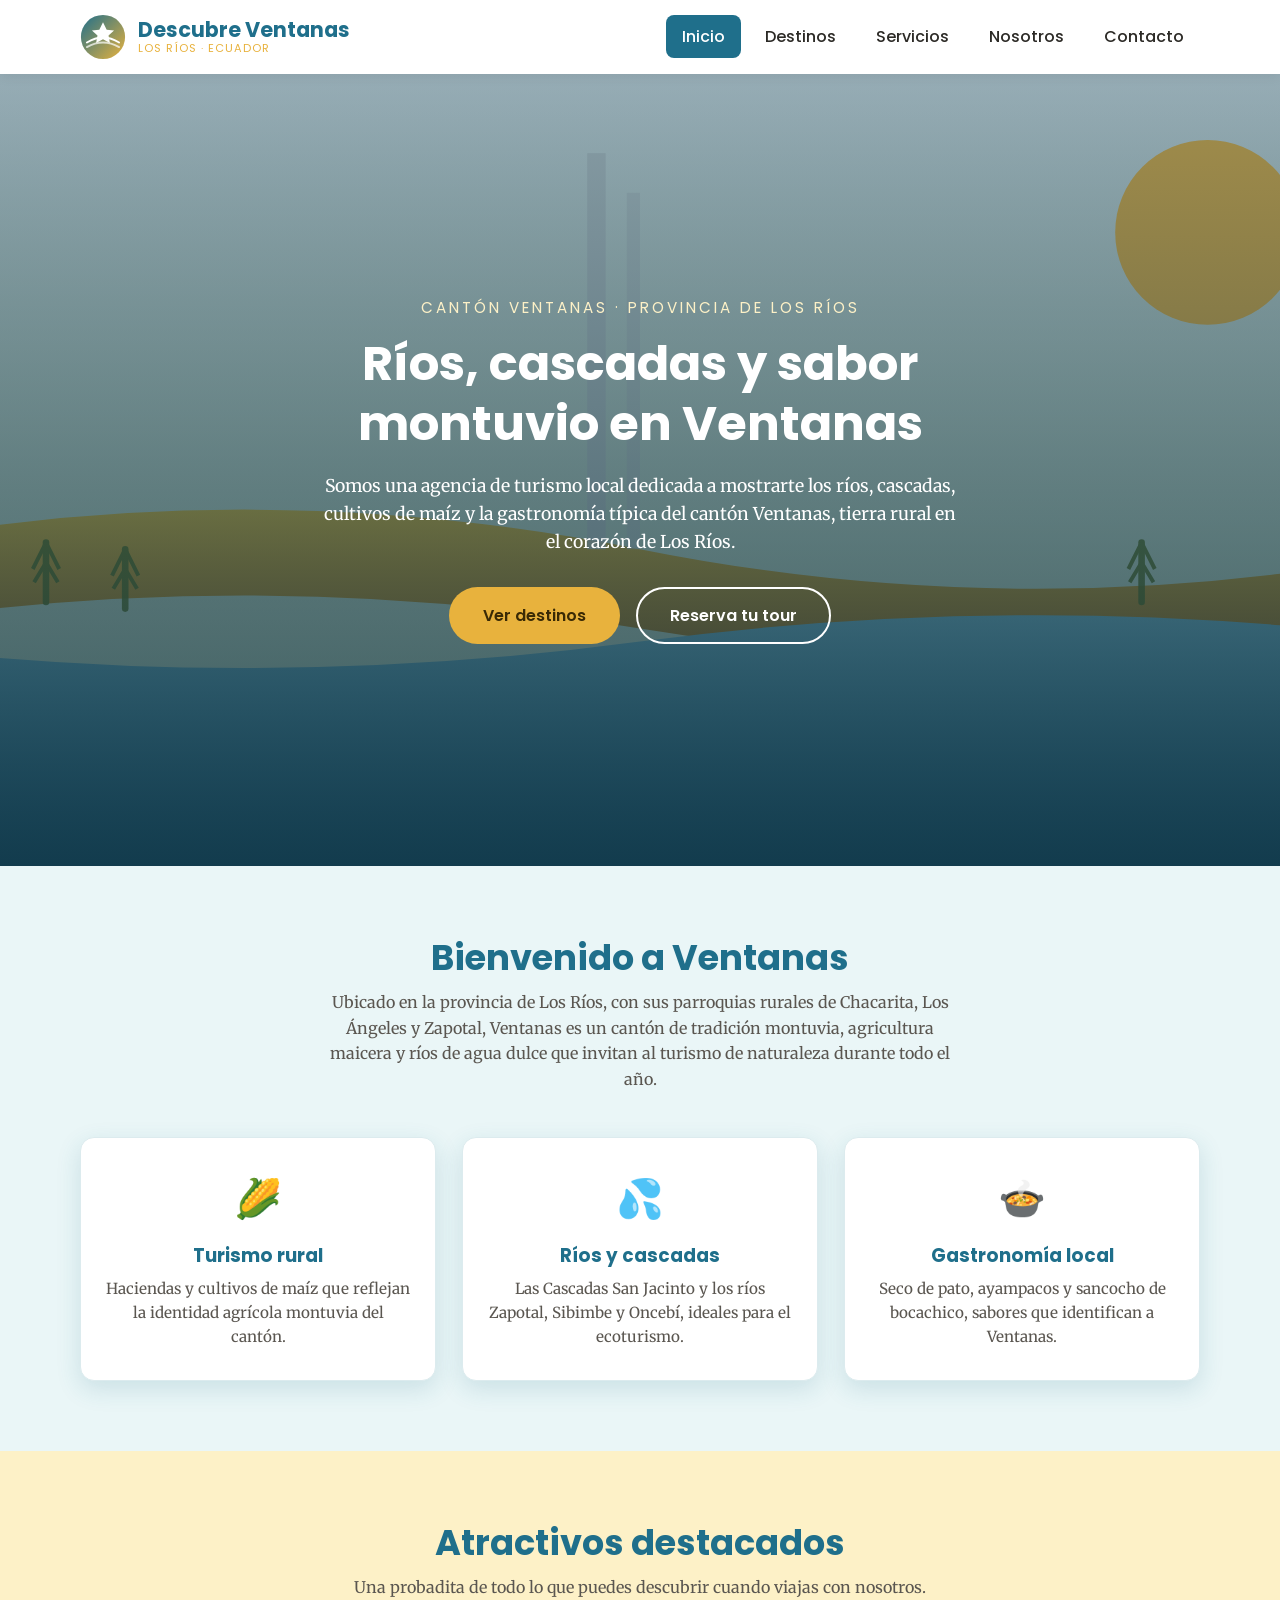
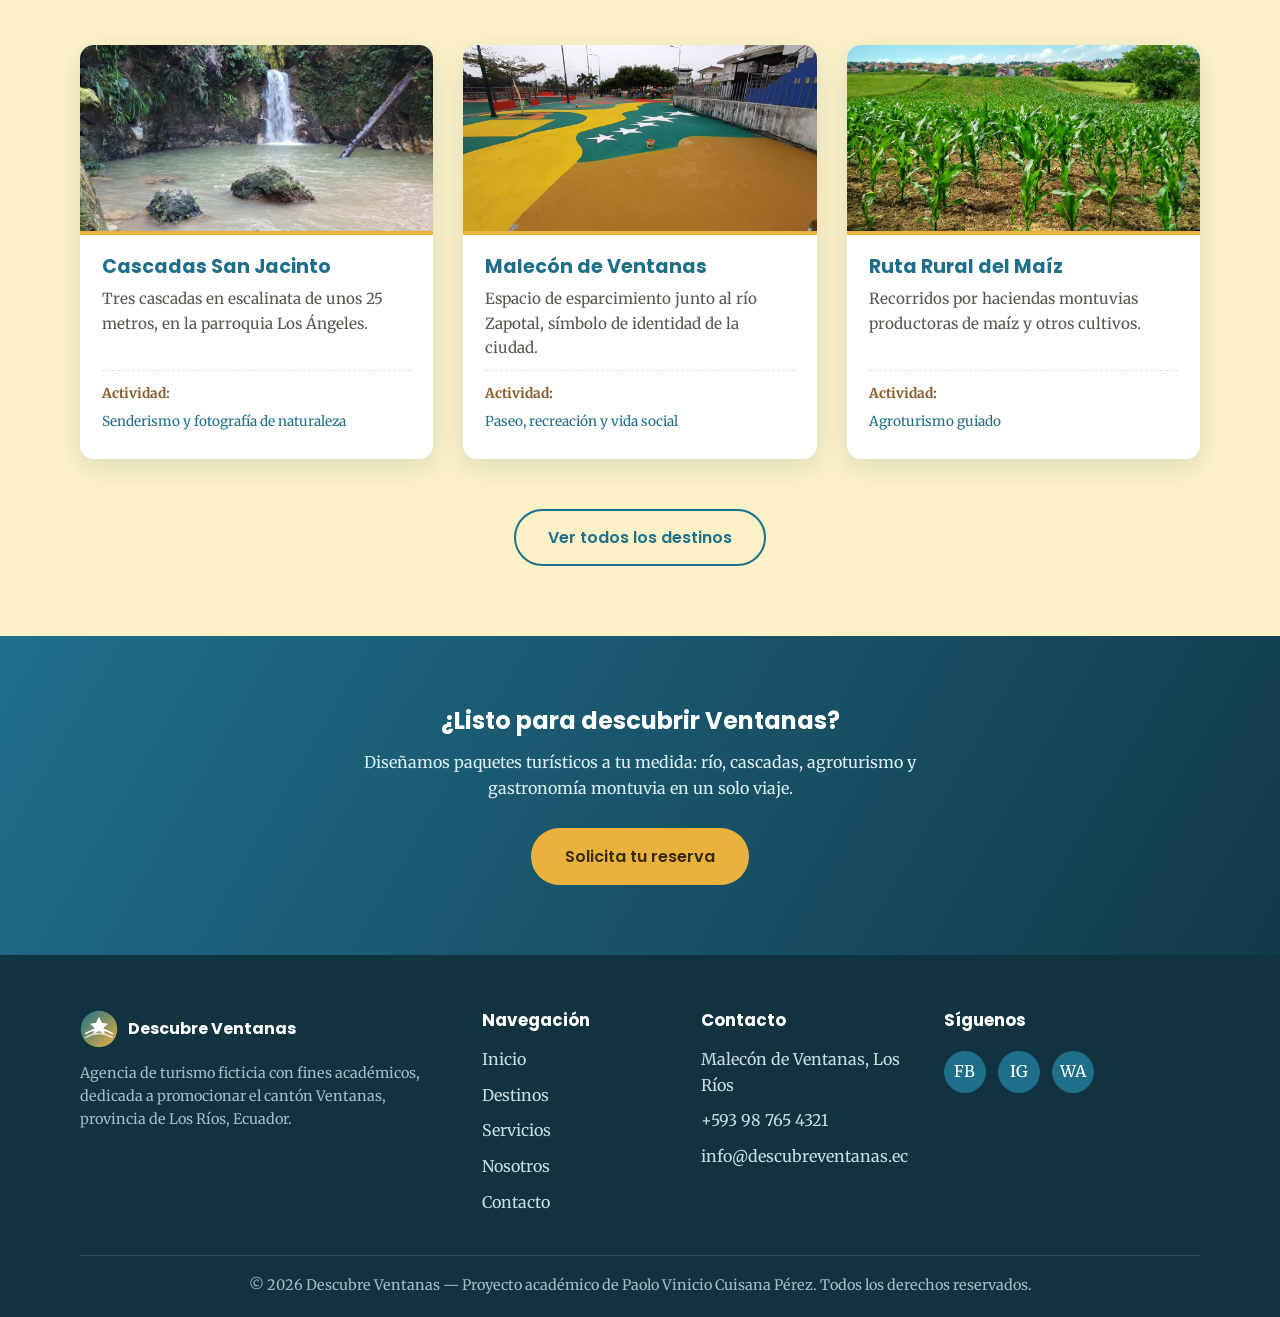
<file: index.html>
<!DOCTYPE html>
<html lang="es">
<head>
  <meta charset="UTF-8">
  <meta name="viewport" content="width=device-width, initial-scale=1.0">
  <title>Descubre Ventanas | Agencia de Turismo - Cantón Ventanas, Los Ríos</title>
  <meta name="description" content="Descubre Ventanas, agencia de turismo especializada en el cantón Ventanas, Los Ríos: ríos, cascadas, agroturismo del maíz y gastronomía montuvia.">
  <link rel="icon" type="image/svg+xml" href="images/logo.svg">
  <link rel="preconnect" href="https://fonts.googleapis.com">
  <link href="https://fonts.googleapis.com/css2?family=Merriweather:wght@300;400;700&family=Poppins:wght@400;500;600;700&display=swap" rel="stylesheet">
  <link rel="stylesheet" href="css/styles.css">
</head>
<body>

  <header class="encabezado">
    <nav class="barra-nav">
      <a href="index.html" class="marca">
        <img src="images/logo.svg" alt="Logotipo de Descubre Ventanas">
        <span class="nombre-agencia">Descubre Ventanas<span>Los Ríos · Ecuador</span></span>
      </a>
      <button class="boton-menu-movil" aria-label="Abrir menú" aria-expanded="false" id="botonMenu">&#9776;</button>
      <ul class="menu-principal" id="menuPrincipal">
        <li><a href="index.html" class="activo">Inicio</a></li>
        <li><a href="destinos.html">Destinos</a></li>
        <li><a href="servicios.html">Servicios</a></li>
        <li><a href="nosotros.html">Nosotros</a></li>
        <li><a href="contacto.html">Contacto</a></li>
      </ul>
    </nav>
  </header>

  <main>
    <section class="hero">
      <img src="images/hero.svg" alt="Paisaje rural del cantón Ventanas con río y cultivos de maíz" class="hero-fondo">
      <div class="hero-contenido">
        <p class="eslogan">Cantón Ventanas · Provincia de Los Ríos</p>
        <h1>Ríos, cascadas y sabor montuvio en Ventanas</h1>
        <p>Somos una agencia de turismo local dedicada a mostrarte los ríos, cascadas, cultivos de maíz y la gastronomía típica del cantón Ventanas, tierra rural en el corazón de Los Ríos.</p>
        <div class="hero-botones">
          <a href="destinos.html" class="btn btn-primario">Ver destinos</a>
          <a href="contacto.html" class="btn btn-secundario">Reserva tu tour</a>
        </div>
      </div>
    </section>

    <section>
      <div class="contenedor">
        <div class="seccion-titulo">
          <h2>Bienvenido a Ventanas</h2>
          <p>Ubicado en la provincia de Los Ríos, con sus parroquias rurales de Chacarita, Los Ángeles y Zapotal, Ventanas es un cantón de tradición montuvia, agricultura maicera y ríos de agua dulce que invitan al turismo de naturaleza durante todo el año.</p>
        </div>

        <div class="destacados">
          <article class="destacado-card">
            <div class="icono">🌽</div>
            <h3>Turismo rural</h3>
            <p>Haciendas y cultivos de maíz que reflejan la identidad agrícola montuvia del cantón.</p>
          </article>
          <article class="destacado-card">
            <div class="icono">💦</div>
            <h3>Ríos y cascadas</h3>
            <p>Las Cascadas San Jacinto y los ríos Zapotal, Sibimbe y Oncebí, ideales para el ecoturismo.</p>
          </article>
          <article class="destacado-card">
            <div class="icono">🍲</div>
            <h3>Gastronomía local</h3>
            <p>Seco de pato, ayampacos y sancocho de bocachico, sabores que identifican a Ventanas.</p>
          </article>
        </div>
      </div>
    </section>

    <section class="fondo-alterno">
      <div class="contenedor">
        <div class="seccion-titulo">
          <h2>Atractivos destacados</h2>
          <p>Una probadita de todo lo que puedes descubrir cuando viajas con nosotros.</p>
        </div>
        <div class="grid-atractivos">
          <article class="tarjeta-atractivo">
            <img src="images/destino3.jpg" alt="Cascadas San Jacinto">
            <div class="contenido">
              <h3>Cascadas San Jacinto</h3>
              <p>Tres cascadas en escalinata de unos 25 metros, en la parroquia Los Ángeles.</p>
              <div class="meta"><strong>Actividad:</strong> Senderismo y fotografía de naturaleza</div>
            </div>
          </article>
          <article class="tarjeta-atractivo">
            <img src="images/destino1.jpg" alt="Malecón de Ventanas">
            <div class="contenido">
              <h3>Malecón de Ventanas</h3>
              <p>Espacio de esparcimiento junto al río Zapotal, símbolo de identidad de la ciudad.</p>
              <div class="meta"><strong>Actividad:</strong> Paseo, recreación y vida social</div>
            </div>
          </article>
          <article class="tarjeta-atractivo">
            <img src="images/destino6.png" alt="Ruta rural del maíz en Ventanas">
            <div class="contenido">
              <h3>Ruta Rural del Maíz</h3>
              <p>Recorridos por haciendas montuvias productoras de maíz y otros cultivos.</p>
              <div class="meta"><strong>Actividad:</strong> Agroturismo guiado</div>
            </div>
          </article>
        </div>
        <p class="centrado mt-grande"><a href="destinos.html" class="btn btn-outline">Ver todos los destinos</a></p>
      </div>
    </section>

    <section class="cta">
      <div class="contenedor">
        <h2>¿Listo para descubrir Ventanas?</h2>
        <p>Diseñamos paquetes turísticos a tu medida: río, cascadas, agroturismo y gastronomía montuvia en un solo viaje.</p>
        <a href="contacto.html" class="btn btn-primario">Solicita tu reserva</a>
      </div>
    </section>
  </main>

  <footer class="pie-pagina">
    <div class="contenedor">
      <div class="pie-grid">
        <div>
          <div class="pie-marca">
            <img src="images/logo.svg" alt="Logotipo Descubre Ventanas">
            <span>Descubre Ventanas</span>
          </div>
          <p>Agencia de turismo ficticia con fines académicos, dedicada a promocionar el cantón Ventanas, provincia de Los Ríos, Ecuador.</p>
        </div>
        <div>
          <h4>Navegación</h4>
          <ul>
            <li><a href="index.html">Inicio</a></li>
            <li><a href="destinos.html">Destinos</a></li>
            <li><a href="servicios.html">Servicios</a></li>
            <li><a href="nosotros.html">Nosotros</a></li>
            <li><a href="contacto.html">Contacto</a></li>
          </ul>
        </div>
        <div>
          <h4>Contacto</h4>
          <ul>
            <li>Malecón de Ventanas, Los Ríos</li>
            <li>+593 98 765 4321</li>
            <li>info@descubreventanas.ec</li>
          </ul>
        </div>
        <div>
          <h4>Síguenos</h4>
          <div class="redes-sociales">
            <a href="#" aria-label="Facebook">FB</a>
            <a href="#" aria-label="Instagram">IG</a>
            <a href="#" aria-label="WhatsApp">WA</a>
          </div>
        </div>
      </div>
      <div class="pie-inferior">
        <p>&copy; 2026 Descubre Ventanas — Proyecto académico de Paolo Vinicio Cuisana Pérez. Todos los derechos reservados.</p>
      </div>
    </div>
  </footer>

  <script>
    const botonMenu = document.getElementById('botonMenu');
    const menuPrincipal = document.getElementById('menuPrincipal');
    botonMenu.addEventListener('click', () => {
      const abierto = menuPrincipal.classList.toggle('abierto');
      botonMenu.setAttribute('aria-expanded', abierto);
    });
  </script>
</body>
</html>
</file>
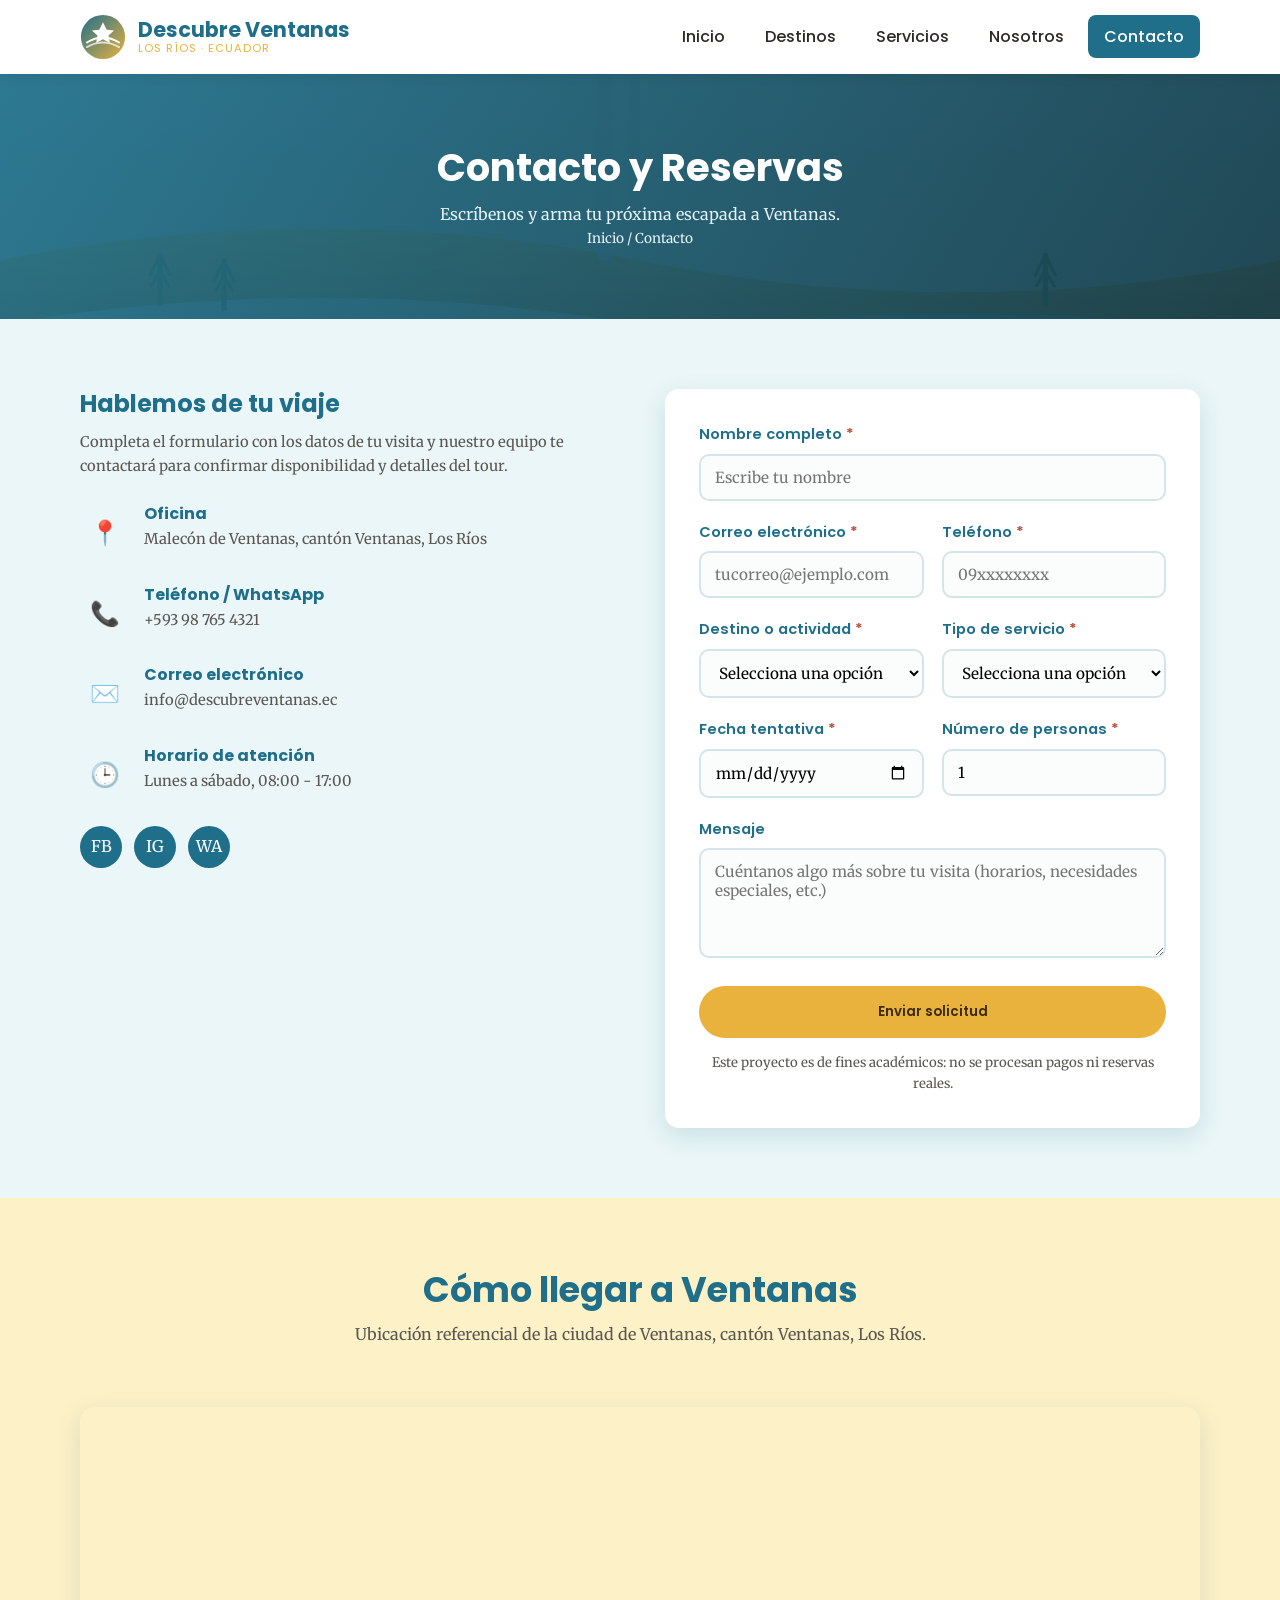
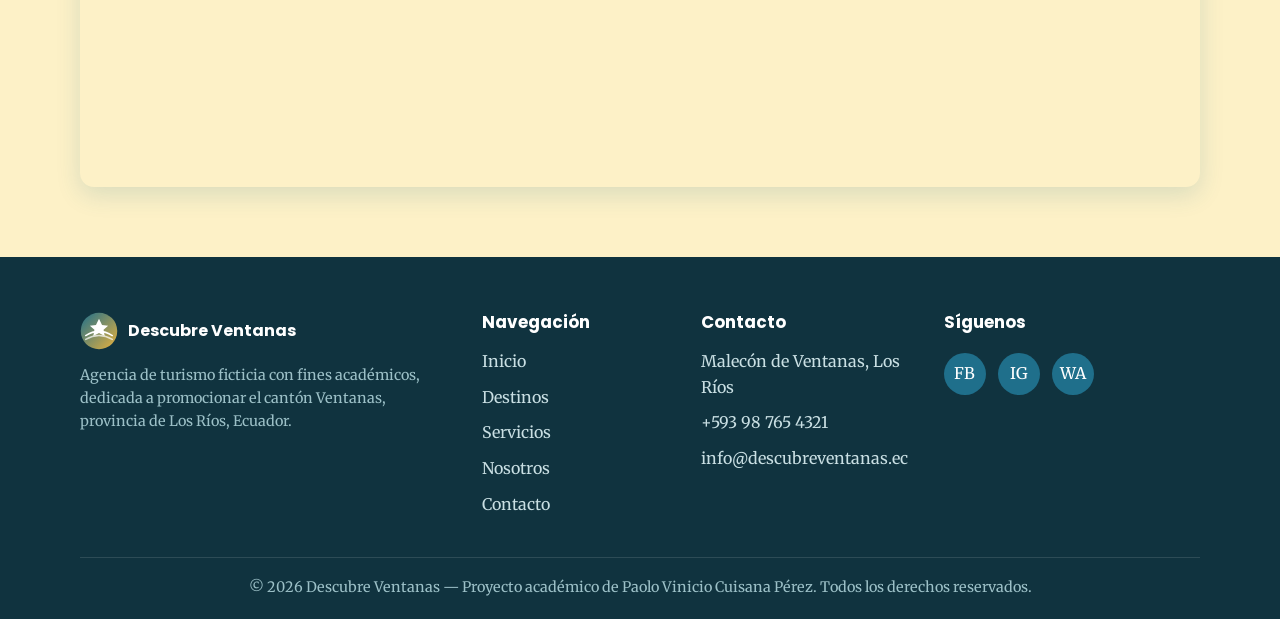
<file: contacto.html>
<!DOCTYPE html>
<html lang="es">
<head>
  <meta charset="UTF-8">
  <meta name="viewport" content="width=device-width, initial-scale=1.0">
  <title>Contacto y Reservas | Descubre Ventanas</title>
  <meta name="description" content="Contáctanos o solicita tu reserva para conocer el cantón Ventanas, Los Ríos, con Descubre Ventanas.">
  <link rel="icon" type="image/svg+xml" href="images/logo.svg">
  <link rel="preconnect" href="https://fonts.googleapis.com">
  <link href="https://fonts.googleapis.com/css2?family=Merriweather:wght@300;400;700&family=Poppins:wght@400;500;600;700&display=swap" rel="stylesheet">
  <link rel="stylesheet" href="css/styles.css">
</head>
<body>

  <header class="encabezado">
    <nav class="barra-nav">
      <a href="index.html" class="marca">
        <img src="images/logo.svg" alt="Logotipo de Descubre Ventanas">
        <span class="nombre-agencia">Descubre Ventanas<span>Los Ríos · Ecuador</span></span>
      </a>
      <button class="boton-menu-movil" aria-label="Abrir menú" aria-expanded="false" id="botonMenu">&#9776;</button>
      <ul class="menu-principal" id="menuPrincipal">
        <li><a href="index.html">Inicio</a></li>
        <li><a href="destinos.html">Destinos</a></li>
        <li><a href="servicios.html">Servicios</a></li>
        <li><a href="nosotros.html">Nosotros</a></li>
        <li><a href="contacto.html" class="activo">Contacto</a></li>
      </ul>
    </nav>
  </header>

  <main>
    <section class="banner-interno">
      <h1>Contacto y Reservas</h1>
      <p>Escríbenos y arma tu próxima escapada a Ventanas.</p>
      <p class="migas">Inicio / Contacto</p>
    </section>

    <section>
      <div class="contenedor contacto-envoltura">

        <div class="info-contacto">
          <h2>Hablemos de tu viaje</h2>
          <p style="color: var(--texto-suave); margin: 12px 0 26px;">Completa el formulario con los datos de tu visita y nuestro equipo te contactará para confirmar disponibilidad y detalles del tour.</p>

          <div class="item">
            <div class="icono">📍</div>
            <div>
              <h3>Oficina</h3>
              <p>Malecón de Ventanas, cantón Ventanas, Los Ríos</p>
            </div>
          </div>
          <div class="item">
            <div class="icono">📞</div>
            <div>
              <h3>Teléfono / WhatsApp</h3>
              <p>+593 98 765 4321</p>
            </div>
          </div>
          <div class="item">
            <div class="icono">✉️</div>
            <div>
              <h3>Correo electrónico</h3>
              <p>info@descubreventanas.ec</p>
            </div>
          </div>
          <div class="item">
            <div class="icono">🕒</div>
            <div>
              <h3>Horario de atención</h3>
              <p>Lunes a sábado, 08:00 - 17:00</p>
            </div>
          </div>

          <div class="redes-sociales">
            <a href="#" aria-label="Facebook">FB</a>
            <a href="#" aria-label="Instagram">IG</a>
            <a href="#" aria-label="WhatsApp">WA</a>
          </div>
        </div>

        <form class="formulario" id="formularioReserva">
          <div class="campo">
            <label for="nombre">Nombre completo <span class="requerido">*</span></label>
            <input type="text" id="nombre" name="nombre" placeholder="Escribe tu nombre" required>
          </div>

          <div class="fila-doble">
            <div class="campo">
              <label for="correo">Correo electrónico <span class="requerido">*</span></label>
              <input type="email" id="correo" name="correo" placeholder="tucorreo@ejemplo.com" required>
            </div>
            <div class="campo">
              <label for="telefono">Teléfono <span class="requerido">*</span></label>
              <input type="tel" id="telefono" name="telefono" pattern="[0-9+ ]{7,15}" placeholder="09xxxxxxxx" required>
            </div>
          </div>

          <div class="fila-doble">
            <div class="campo">
              <label for="destino">Destino o actividad <span class="requerido">*</span></label>
              <select id="destino" name="destino" required>
                <option value="" disabled selected>Selecciona una opción</option>
                <option value="malecon">Malecón de Ventanas</option>
                <option value="playa-zapotal">Playa del Río Zapotal</option>
                <option value="cascadas-san-jacinto">Cascadas San Jacinto</option>
                <option value="rio-sibimbe">Río Sibimbe</option>
                <option value="rio-oncebi">Río Oncebí</option>
                <option value="ruta-maiz">Ruta Rural del Maíz</option>
                <option value="paquete-completo">Paquete completo / no estoy seguro</option>
              </select>
            </div>
            <div class="campo">
              <label for="tipoServicio">Tipo de servicio <span class="requerido">*</span></label>
              <select id="tipoServicio" name="tipoServicio" required>
                <option value="" disabled selected>Selecciona una opción</option>
                <option value="cascadas">Tour Cascadas San Jacinto</option>
                <option value="fluvial">Tour Fluvial de Ventanas</option>
                <option value="agroturistico">Ruta Agroturística del Maíz</option>
                <option value="gastronomico">Ruta Gastronómica Ventanense</option>
                <option value="fin-de-semana">Paquete Fin de Semana Ventanas</option>
              </select>
            </div>
          </div>

          <div class="fila-doble">
            <div class="campo">
              <label for="fecha">Fecha tentativa <span class="requerido">*</span></label>
              <input type="date" id="fecha" name="fecha" required>
            </div>
            <div class="campo">
              <label for="personas">Número de personas <span class="requerido">*</span></label>
              <input type="number" id="personas" name="personas" min="1" max="30" value="1" required>
            </div>
          </div>

          <div class="campo">
            <label for="mensaje">Mensaje</label>
            <textarea id="mensaje" name="mensaje" placeholder="Cuéntanos algo más sobre tu visita (horarios, necesidades especiales, etc.)"></textarea>
          </div>

          <button type="submit" class="btn btn-primario">Enviar solicitud</button>
          <p class="nota-formulario" id="mensajeConfirmacion" hidden>¡Gracias! Tu solicitud fue registrada. Este es un formulario de demostración, sin envío real de datos.</p>
          <p class="nota-formulario">Este proyecto es de fines académicos: no se procesan pagos ni reservas reales.</p>
        </form>
      </div>
    </section>

    <section class="fondo-alterno">
      <div class="contenedor">
        <div class="seccion-titulo">
          <h2>Cómo llegar a Ventanas</h2>
          <p>Ubicación referencial de la ciudad de Ventanas, cantón Ventanas, Los Ríos.</p>
        </div>
        <div class="mapa-envoltura">
          <iframe
            src="https://www.google.com/maps?q=Ventanas,%20Los%20R%C3%ADos,%20Ecuador&output=embed"
            title="Mapa de ubicación de Ventanas, Los Ríos"
            loading="lazy"
            referrerpolicy="no-referrer-when-downgrade">
          </iframe>
        </div>
      </div>
    </section>
  </main>

  <footer class="pie-pagina">
    <div class="contenedor">
      <div class="pie-grid">
        <div>
          <div class="pie-marca">
            <img src="images/logo.svg" alt="Logotipo Descubre Ventanas">
            <span>Descubre Ventanas</span>
          </div>
          <p>Agencia de turismo ficticia con fines académicos, dedicada a promocionar el cantón Ventanas, provincia de Los Ríos, Ecuador.</p>
        </div>
        <div>
          <h4>Navegación</h4>
          <ul>
            <li><a href="index.html">Inicio</a></li>
            <li><a href="destinos.html">Destinos</a></li>
            <li><a href="servicios.html">Servicios</a></li>
            <li><a href="nosotros.html">Nosotros</a></li>
            <li><a href="contacto.html">Contacto</a></li>
          </ul>
        </div>
        <div>
          <h4>Contacto</h4>
          <ul>
            <li>Malecón de Ventanas, Los Ríos</li>
            <li>+593 98 765 4321</li>
            <li>info@descubreventanas.ec</li>
          </ul>
        </div>
        <div>
          <h4>Síguenos</h4>
          <div class="redes-sociales">
            <a href="#" aria-label="Facebook">FB</a>
            <a href="#" aria-label="Instagram">IG</a>
            <a href="#" aria-label="WhatsApp">WA</a>
          </div>
        </div>
      </div>
      <div class="pie-inferior">
        <p>&copy; 2026 Descubre Ventanas — Proyecto académico de Paolo Vinicio Cuisana Pérez. Todos los derechos reservados.</p>
      </div>
    </div>
  </footer>

  <script>
    const botonMenu = document.getElementById('botonMenu');
    const menuPrincipal = document.getElementById('menuPrincipal');
    botonMenu.addEventListener('click', () => {
      const abierto = menuPrincipal.classList.toggle('abierto');
      botonMenu.setAttribute('aria-expanded', abierto);
    });

    const formulario = document.getElementById('formularioReserva');
    const mensajeConfirmacion = document.getElementById('mensajeConfirmacion');
    formulario.addEventListener('submit', (evento) => {
      evento.preventDefault();
      mensajeConfirmacion.hidden = false;
      formulario.reset();
    });
  </script>
</body>
</html>
</file>
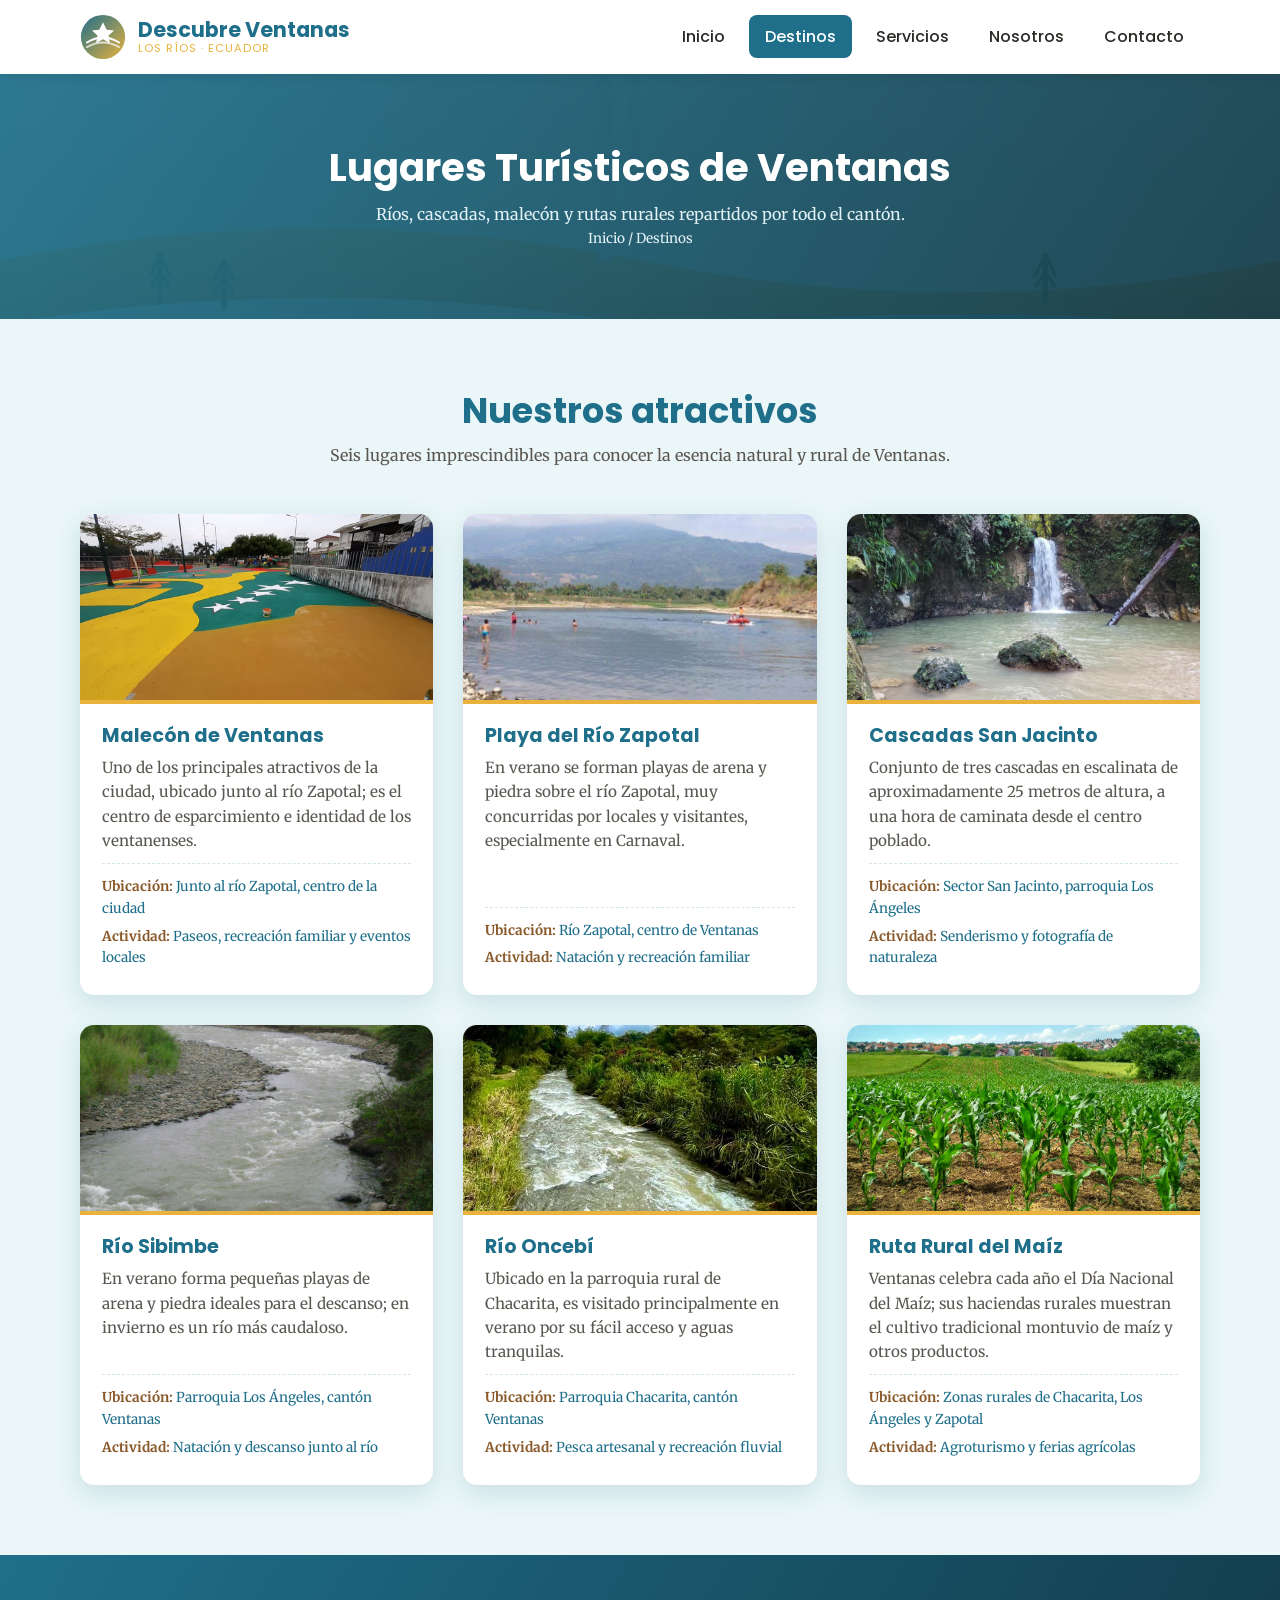
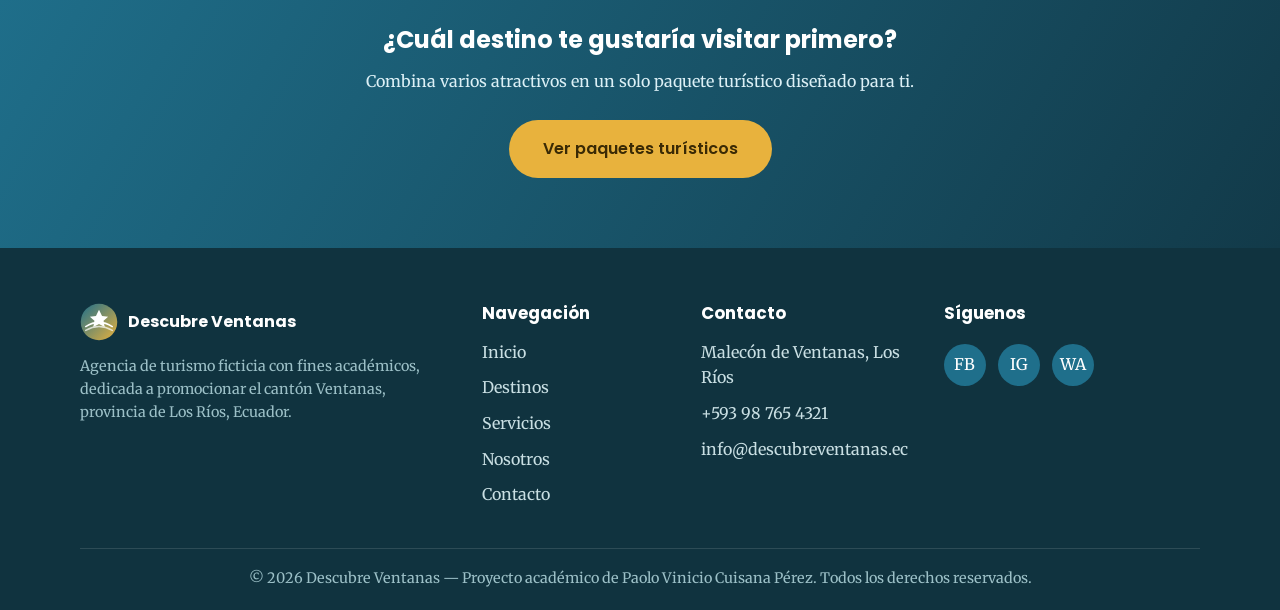
<file: destinos.html>
<!DOCTYPE html>
<html lang="es">
<head>
  <meta charset="UTF-8">
  <meta name="viewport" content="width=device-width, initial-scale=1.0">
  <title>Destinos y Atractivos | Descubre Ventanas</title>
  <meta name="description" content="Conoce los principales atractivos turísticos del cantón Ventanas, Los Ríos: ríos, cascadas, malecón y rutas rurales.">
  <link rel="icon" type="image/svg+xml" href="images/logo.svg">
  <link rel="preconnect" href="https://fonts.googleapis.com">
  <link href="https://fonts.googleapis.com/css2?family=Merriweather:wght@300;400;700&family=Poppins:wght@400;500;600;700&display=swap" rel="stylesheet">
  <link rel="stylesheet" href="css/styles.css">
</head>
<body>

  <header class="encabezado">
    <nav class="barra-nav">
      <a href="index.html" class="marca">
        <img src="images/logo.svg" alt="Logotipo de Descubre Ventanas">
        <span class="nombre-agencia">Descubre Ventanas<span>Los Ríos · Ecuador</span></span>
      </a>
      <button class="boton-menu-movil" aria-label="Abrir menú" aria-expanded="false" id="botonMenu">&#9776;</button>
      <ul class="menu-principal" id="menuPrincipal">
        <li><a href="index.html">Inicio</a></li>
        <li><a href="destinos.html" class="activo">Destinos</a></li>
        <li><a href="servicios.html">Servicios</a></li>
        <li><a href="nosotros.html">Nosotros</a></li>
        <li><a href="contacto.html">Contacto</a></li>
      </ul>
    </nav>
  </header>

  <main>
    <section class="banner-interno">
      <h1>Lugares Turísticos de Ventanas</h1>
      <p>Ríos, cascadas, malecón y rutas rurales repartidos por todo el cantón.</p>
      <p class="migas">Inicio / Destinos</p>
    </section>

    <section>
      <div class="contenedor">
        <div class="seccion-titulo">
          <h2>Nuestros atractivos</h2>
          <p>Seis lugares imprescindibles para conocer la esencia natural y rural de Ventanas.</p>
        </div>

        <div class="grid-atractivos">

          <article class="tarjeta-atractivo">
            <img src="images/destino1.jpg" alt="Malecón de Ventanas junto al río Zapotal">
            <div class="contenido">
              <h3>Malecón de Ventanas</h3>
              <p>Uno de los principales atractivos de la ciudad, ubicado junto al río Zapotal; es el centro de esparcimiento e identidad de los ventanenses.</p>
              <div class="meta">
                <span><strong>Ubicación:</strong> Junto al río Zapotal, centro de la ciudad</span>
                <span><strong>Actividad:</strong> Paseos, recreación familiar y eventos locales</span>
              </div>
            </div>
          </article>

          <article class="tarjeta-atractivo">
            <img src="images/destino2.jpg" alt="Playa del Río Zapotal">
            <div class="contenido">
              <h3>Playa del Río Zapotal</h3>
              <p>En verano se forman playas de arena y piedra sobre el río Zapotal, muy concurridas por locales y visitantes, especialmente en Carnaval.</p>
              <div class="meta">
                <span><strong>Ubicación:</strong> Río Zapotal, centro de Ventanas</span>
                <span><strong>Actividad:</strong> Natación y recreación familiar</span>
              </div>
            </div>
          </article>

          <article class="tarjeta-atractivo">
            <img src="images/destino3.jpg" alt="Cascadas San Jacinto">
            <div class="contenido">
              <h3>Cascadas San Jacinto</h3>
              <p>Conjunto de tres cascadas en escalinata de aproximadamente 25 metros de altura, a una hora de caminata desde el centro poblado.</p>
              <div class="meta">
                <span><strong>Ubicación:</strong> Sector San Jacinto, parroquia Los Ángeles</span>
                <span><strong>Actividad:</strong> Senderismo y fotografía de naturaleza</span>
              </div>
            </div>
          </article>

          <article class="tarjeta-atractivo">
            <img src="images/destino4.jpg" alt="Río Sibimbe">
            <div class="contenido">
              <h3>Río Sibimbe</h3>
              <p>En verano forma pequeñas playas de arena y piedra ideales para el descanso; en invierno es un río más caudaloso.</p>
              <div class="meta">
                <span><strong>Ubicación:</strong> Parroquia Los Ángeles, cantón Ventanas</span>
                <span><strong>Actividad:</strong> Natación y descanso junto al río</span>
              </div>
            </div>
          </article>

          <article class="tarjeta-atractivo">
            <img src="images/destino5.jpeg" alt="Río Oncebí">
            <div class="contenido">
              <h3>Río Oncebí</h3>
              <p>Ubicado en la parroquia rural de Chacarita, es visitado principalmente en verano por su fácil acceso y aguas tranquilas.</p>
              <div class="meta">
                <span><strong>Ubicación:</strong> Parroquia Chacarita, cantón Ventanas</span>
                <span><strong>Actividad:</strong> Pesca artesanal y recreación fluvial</span>
              </div>
            </div>
          </article>

          <article class="tarjeta-atractivo">
            <img src="images/destino6.png" alt="Ruta rural del maíz en Ventanas">
            <div class="contenido">
              <h3>Ruta Rural del Maíz</h3>
              <p>Ventanas celebra cada año el Día Nacional del Maíz; sus haciendas rurales muestran el cultivo tradicional montuvio de maíz y otros productos.</p>
              <div class="meta">
                <span><strong>Ubicación:</strong> Zonas rurales de Chacarita, Los Ángeles y Zapotal</span>
                <span><strong>Actividad:</strong> Agroturismo y ferias agrícolas</span>
              </div>
            </div>
          </article>

        </div>
      </div>
    </section>

    <section class="cta">
      <div class="contenedor">
        <h2>¿Cuál destino te gustaría visitar primero?</h2>
        <p>Combina varios atractivos en un solo paquete turístico diseñado para ti.</p>
        <a href="servicios.html" class="btn btn-primario">Ver paquetes turísticos</a>
      </div>
    </section>
  </main>

  <footer class="pie-pagina">
    <div class="contenedor">
      <div class="pie-grid">
        <div>
          <div class="pie-marca">
            <img src="images/logo.svg" alt="Logotipo Descubre Ventanas">
            <span>Descubre Ventanas</span>
          </div>
          <p>Agencia de turismo ficticia con fines académicos, dedicada a promocionar el cantón Ventanas, provincia de Los Ríos, Ecuador.</p>
        </div>
        <div>
          <h4>Navegación</h4>
          <ul>
            <li><a href="index.html">Inicio</a></li>
            <li><a href="destinos.html">Destinos</a></li>
            <li><a href="servicios.html">Servicios</a></li>
            <li><a href="nosotros.html">Nosotros</a></li>
            <li><a href="contacto.html">Contacto</a></li>
          </ul>
        </div>
        <div>
          <h4>Contacto</h4>
          <ul>
            <li>Malecón de Ventanas, Los Ríos</li>
            <li>+593 98 765 4321</li>
            <li>info@descubreventanas.ec</li>
          </ul>
        </div>
        <div>
          <h4>Síguenos</h4>
          <div class="redes-sociales">
            <a href="#" aria-label="Facebook">FB</a>
            <a href="#" aria-label="Instagram">IG</a>
            <a href="#" aria-label="WhatsApp">WA</a>
          </div>
        </div>
      </div>
      <div class="pie-inferior">
        <p>&copy; 2026 Descubre Ventanas — Proyecto académico de Paolo Vinicio Cuisana Pérez. Todos los derechos reservados.</p>
      </div>
    </div>
  </footer>

  <script>
    const botonMenu = document.getElementById('botonMenu');
    const menuPrincipal = document.getElementById('menuPrincipal');
    botonMenu.addEventListener('click', () => {
      const abierto = menuPrincipal.classList.toggle('abierto');
      botonMenu.setAttribute('aria-expanded', abierto);
    });
  </script>
</body>
</html>
</file>
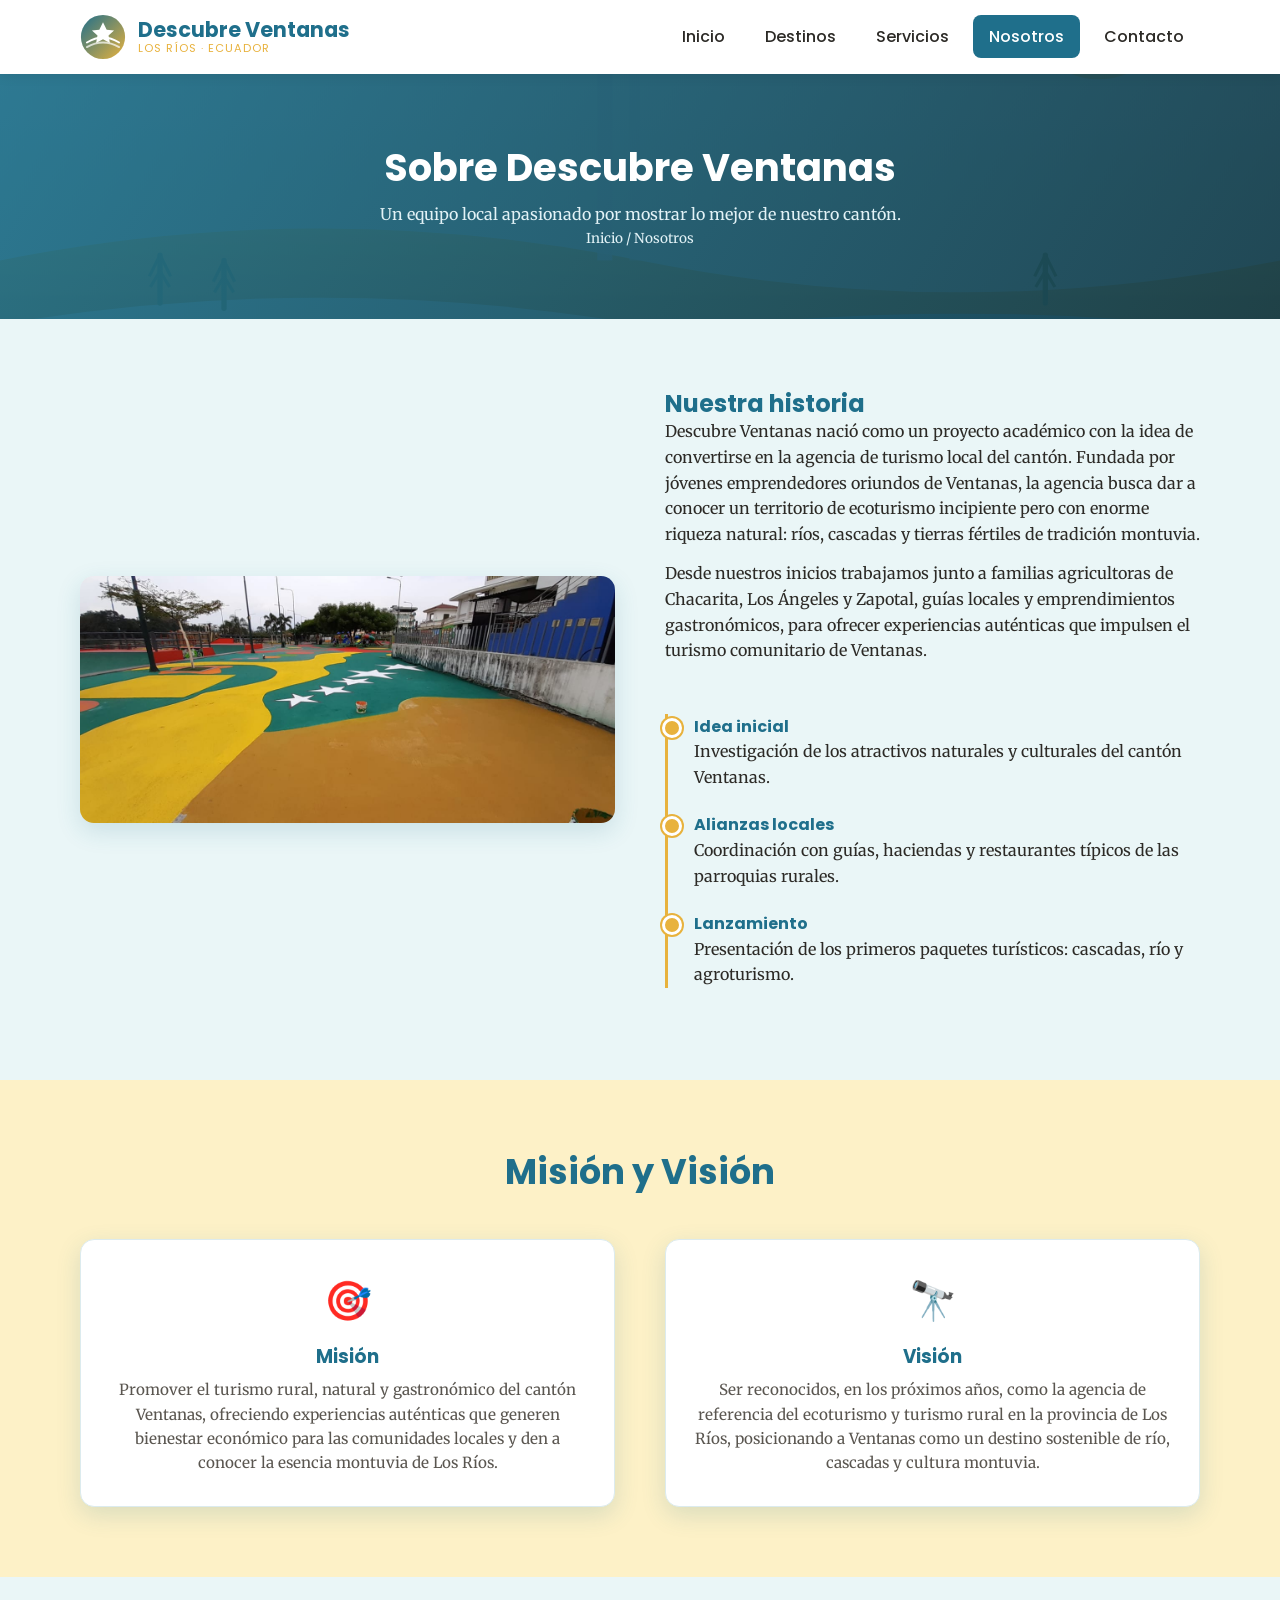
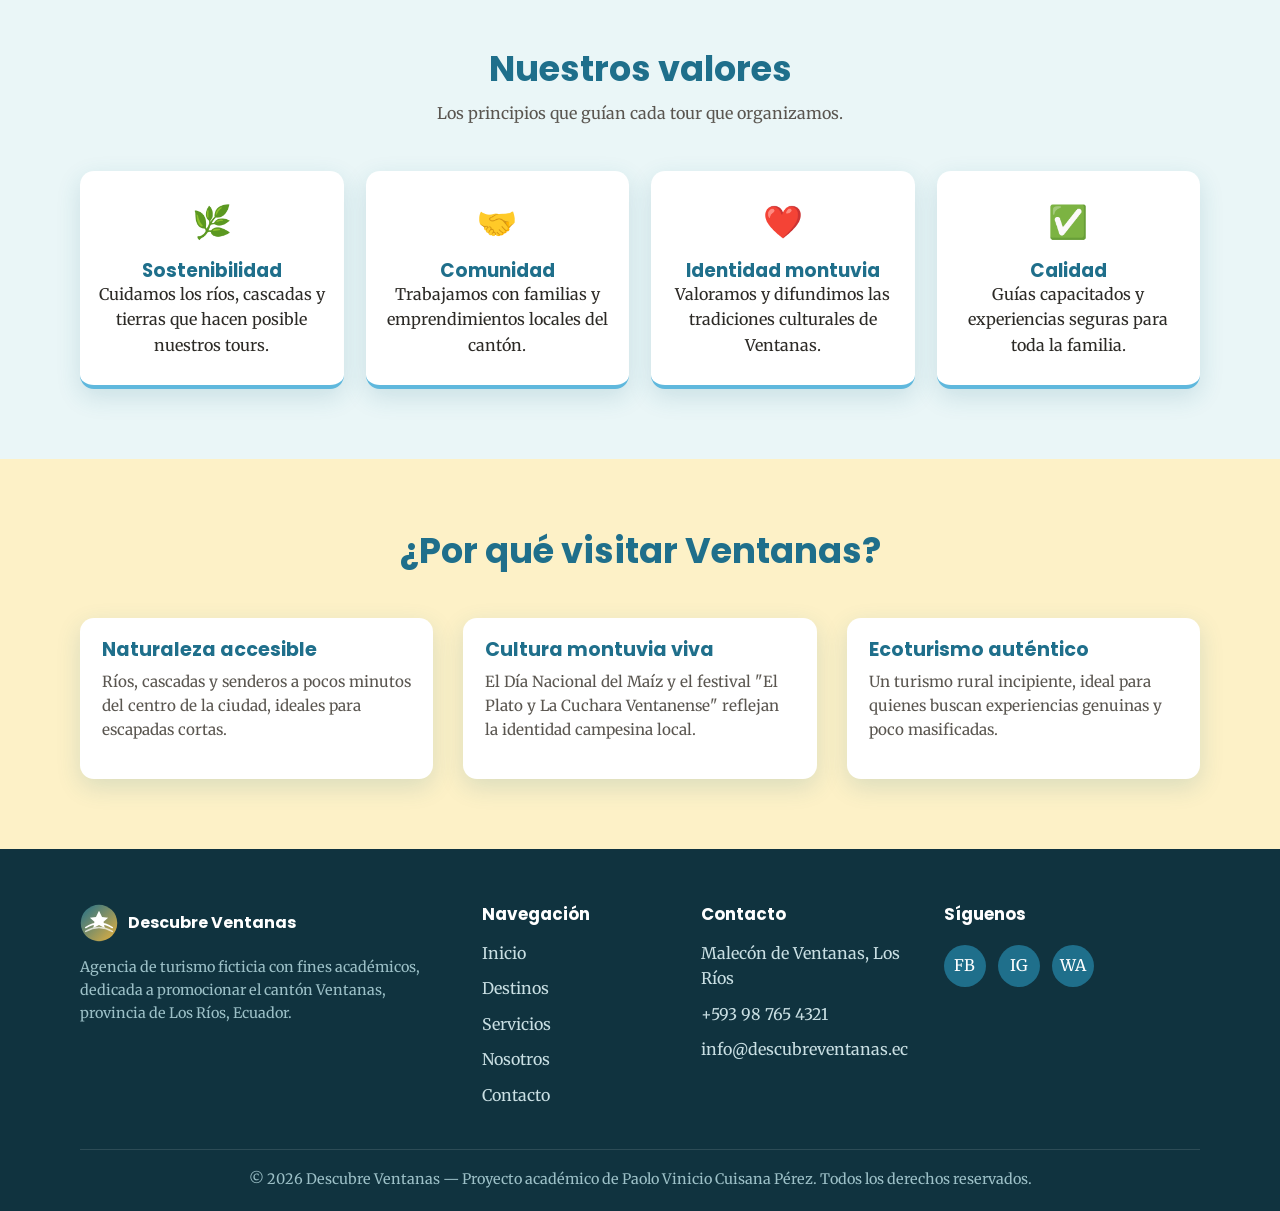
<file: nosotros.html>
<!DOCTYPE html>
<html lang="es">
<head>
  <meta charset="UTF-8">
  <meta name="viewport" content="width=device-width, initial-scale=1.0">
  <title>Nosotros | Descubre Ventanas</title>
  <meta name="description" content="Conoce la historia, misión, visión y valores de Descubre Ventanas, agencia de turismo del cantón Ventanas, Los Ríos.">
  <link rel="icon" type="image/svg+xml" href="images/logo.svg">
  <link rel="preconnect" href="https://fonts.googleapis.com">
  <link href="https://fonts.googleapis.com/css2?family=Merriweather:wght@300;400;700&family=Poppins:wght@400;500;600;700&display=swap" rel="stylesheet">
  <link rel="stylesheet" href="css/styles.css">
</head>
<body>

  <header class="encabezado">
    <nav class="barra-nav">
      <a href="index.html" class="marca">
        <img src="images/logo.svg" alt="Logotipo de Descubre Ventanas">
        <span class="nombre-agencia">Descubre Ventanas<span>Los Ríos · Ecuador</span></span>
      </a>
      <button class="boton-menu-movil" aria-label="Abrir menú" aria-expanded="false" id="botonMenu">&#9776;</button>
      <ul class="menu-principal" id="menuPrincipal">
        <li><a href="index.html">Inicio</a></li>
        <li><a href="destinos.html">Destinos</a></li>
        <li><a href="servicios.html">Servicios</a></li>
        <li><a href="nosotros.html" class="activo">Nosotros</a></li>
        <li><a href="contacto.html">Contacto</a></li>
      </ul>
    </nav>
  </header>

  <main>
    <section class="banner-interno">
      <h1>Sobre Descubre Ventanas</h1>
      <p>Un equipo local apasionado por mostrar lo mejor de nuestro cantón.</p>
      <p class="migas">Inicio / Nosotros</p>
    </section>

    <section>
      <div class="contenedor dos-columnas">
        <div class="imagen">
          <img src="images/destino1.jpg" alt="Ilustración del malecón de Ventanas">
        </div>
        <div>
          <h2>Nuestra historia</h2>
          <p>Descubre Ventanas nació como un proyecto académico con la idea de convertirse en la agencia de turismo local del cantón. Fundada por jóvenes emprendedores oriundos de Ventanas, la agencia busca dar a conocer un territorio de ecoturismo incipiente pero con enorme riqueza natural: ríos, cascadas y tierras fértiles de tradición montuvia.</p>
          <p style="margin-top:14px;">Desde nuestros inicios trabajamos junto a familias agricultoras de Chacarita, Los Ángeles y Zapotal, guías locales y emprendimientos gastronómicos, para ofrecer experiencias auténticas que impulsen el turismo comunitario de Ventanas.</p>

          <div class="linea-tiempo mt-grande">
            <div class="hito">
              <strong>Idea inicial</strong>
              <p>Investigación de los atractivos naturales y culturales del cantón Ventanas.</p>
            </div>
            <div class="hito">
              <strong>Alianzas locales</strong>
              <p>Coordinación con guías, haciendas y restaurantes típicos de las parroquias rurales.</p>
            </div>
            <div class="hito">
              <strong>Lanzamiento</strong>
              <p>Presentación de los primeros paquetes turísticos: cascadas, río y agroturismo.</p>
            </div>
          </div>
        </div>
      </div>
    </section>

    <section class="fondo-alterno">
      <div class="contenedor">
        <div class="seccion-titulo">
          <h2>Misión y Visión</h2>
        </div>
        <div class="dos-columnas">
          <article class="destacado-card">
            <div class="icono">🎯</div>
            <h3>Misión</h3>
            <p>Promover el turismo rural, natural y gastronómico del cantón Ventanas, ofreciendo experiencias auténticas que generen bienestar económico para las comunidades locales y den a conocer la esencia montuvia de Los Ríos.</p>
          </article>
          <article class="destacado-card">
            <div class="icono">🔭</div>
            <h3>Visión</h3>
            <p>Ser reconocidos, en los próximos años, como la agencia de referencia del ecoturismo y turismo rural en la provincia de Los Ríos, posicionando a Ventanas como un destino sostenible de río, cascadas y cultura montuvia.</p>
          </article>
        </div>
      </div>
    </section>

    <section>
      <div class="contenedor">
        <div class="seccion-titulo">
          <h2>Nuestros valores</h2>
          <p>Los principios que guían cada tour que organizamos.</p>
        </div>
        <div class="valores-lista">
          <div class="valor-item">
            <div class="icono">🌿</div>
            <h3>Sostenibilidad</h3>
            <p>Cuidamos los ríos, cascadas y tierras que hacen posible nuestros tours.</p>
          </div>
          <div class="valor-item">
            <div class="icono">🤝</div>
            <h3>Comunidad</h3>
            <p>Trabajamos con familias y emprendimientos locales del cantón.</p>
          </div>
          <div class="valor-item">
            <div class="icono">❤️</div>
            <h3>Identidad montuvia</h3>
            <p>Valoramos y difundimos las tradiciones culturales de Ventanas.</p>
          </div>
          <div class="valor-item">
            <div class="icono">✅</div>
            <h3>Calidad</h3>
            <p>Guías capacitados y experiencias seguras para toda la familia.</p>
          </div>
        </div>
      </div>
    </section>

    <section class="fondo-alterno">
      <div class="contenedor">
        <div class="seccion-titulo">
          <h2>¿Por qué visitar Ventanas?</h2>
        </div>
        <div class="grid-atractivos">
          <article class="tarjeta-atractivo">
            <div class="contenido">
              <h3>Naturaleza accesible</h3>
              <p>Ríos, cascadas y senderos a pocos minutos del centro de la ciudad, ideales para escapadas cortas.</p>
            </div>
          </article>
          <article class="tarjeta-atractivo">
            <div class="contenido">
              <h3>Cultura montuvia viva</h3>
              <p>El Día Nacional del Maíz y el festival "El Plato y La Cuchara Ventanense" reflejan la identidad campesina local.</p>
            </div>
          </article>
          <article class="tarjeta-atractivo">
            <div class="contenido">
              <h3>Ecoturismo auténtico</h3>
              <p>Un turismo rural incipiente, ideal para quienes buscan experiencias genuinas y poco masificadas.</p>
            </div>
          </article>
        </div>
      </div>
    </section>
  </main>

  <footer class="pie-pagina">
    <div class="contenedor">
      <div class="pie-grid">
        <div>
          <div class="pie-marca">
            <img src="images/logo.svg" alt="Logotipo Descubre Ventanas">
            <span>Descubre Ventanas</span>
          </div>
          <p>Agencia de turismo ficticia con fines académicos, dedicada a promocionar el cantón Ventanas, provincia de Los Ríos, Ecuador.</p>
        </div>
        <div>
          <h4>Navegación</h4>
          <ul>
            <li><a href="index.html">Inicio</a></li>
            <li><a href="destinos.html">Destinos</a></li>
            <li><a href="servicios.html">Servicios</a></li>
            <li><a href="nosotros.html">Nosotros</a></li>
            <li><a href="contacto.html">Contacto</a></li>
          </ul>
        </div>
        <div>
          <h4>Contacto</h4>
          <ul>
            <li>Malecón de Ventanas, Los Ríos</li>
            <li>+593 98 765 4321</li>
            <li>info@descubreventanas.ec</li>
          </ul>
        </div>
        <div>
          <h4>Síguenos</h4>
          <div class="redes-sociales">
            <a href="#" aria-label="Facebook">FB</a>
            <a href="#" aria-label="Instagram">IG</a>
            <a href="#" aria-label="WhatsApp">WA</a>
          </div>
        </div>
      </div>
      <div class="pie-inferior">
        <p>&copy; 2026 Descubre Ventanas — Proyecto académico de Paolo Vinicio Cuisana Pérez. Todos los derechos reservados.</p>
      </div>
    </div>
  </footer>

  <script>
    const botonMenu = document.getElementById('botonMenu');
    const menuPrincipal = document.getElementById('menuPrincipal');
    botonMenu.addEventListener('click', () => {
      const abierto = menuPrincipal.classList.toggle('abierto');
      botonMenu.setAttribute('aria-expanded', abierto);
    });
  </script>
</body>
</html>
</file>
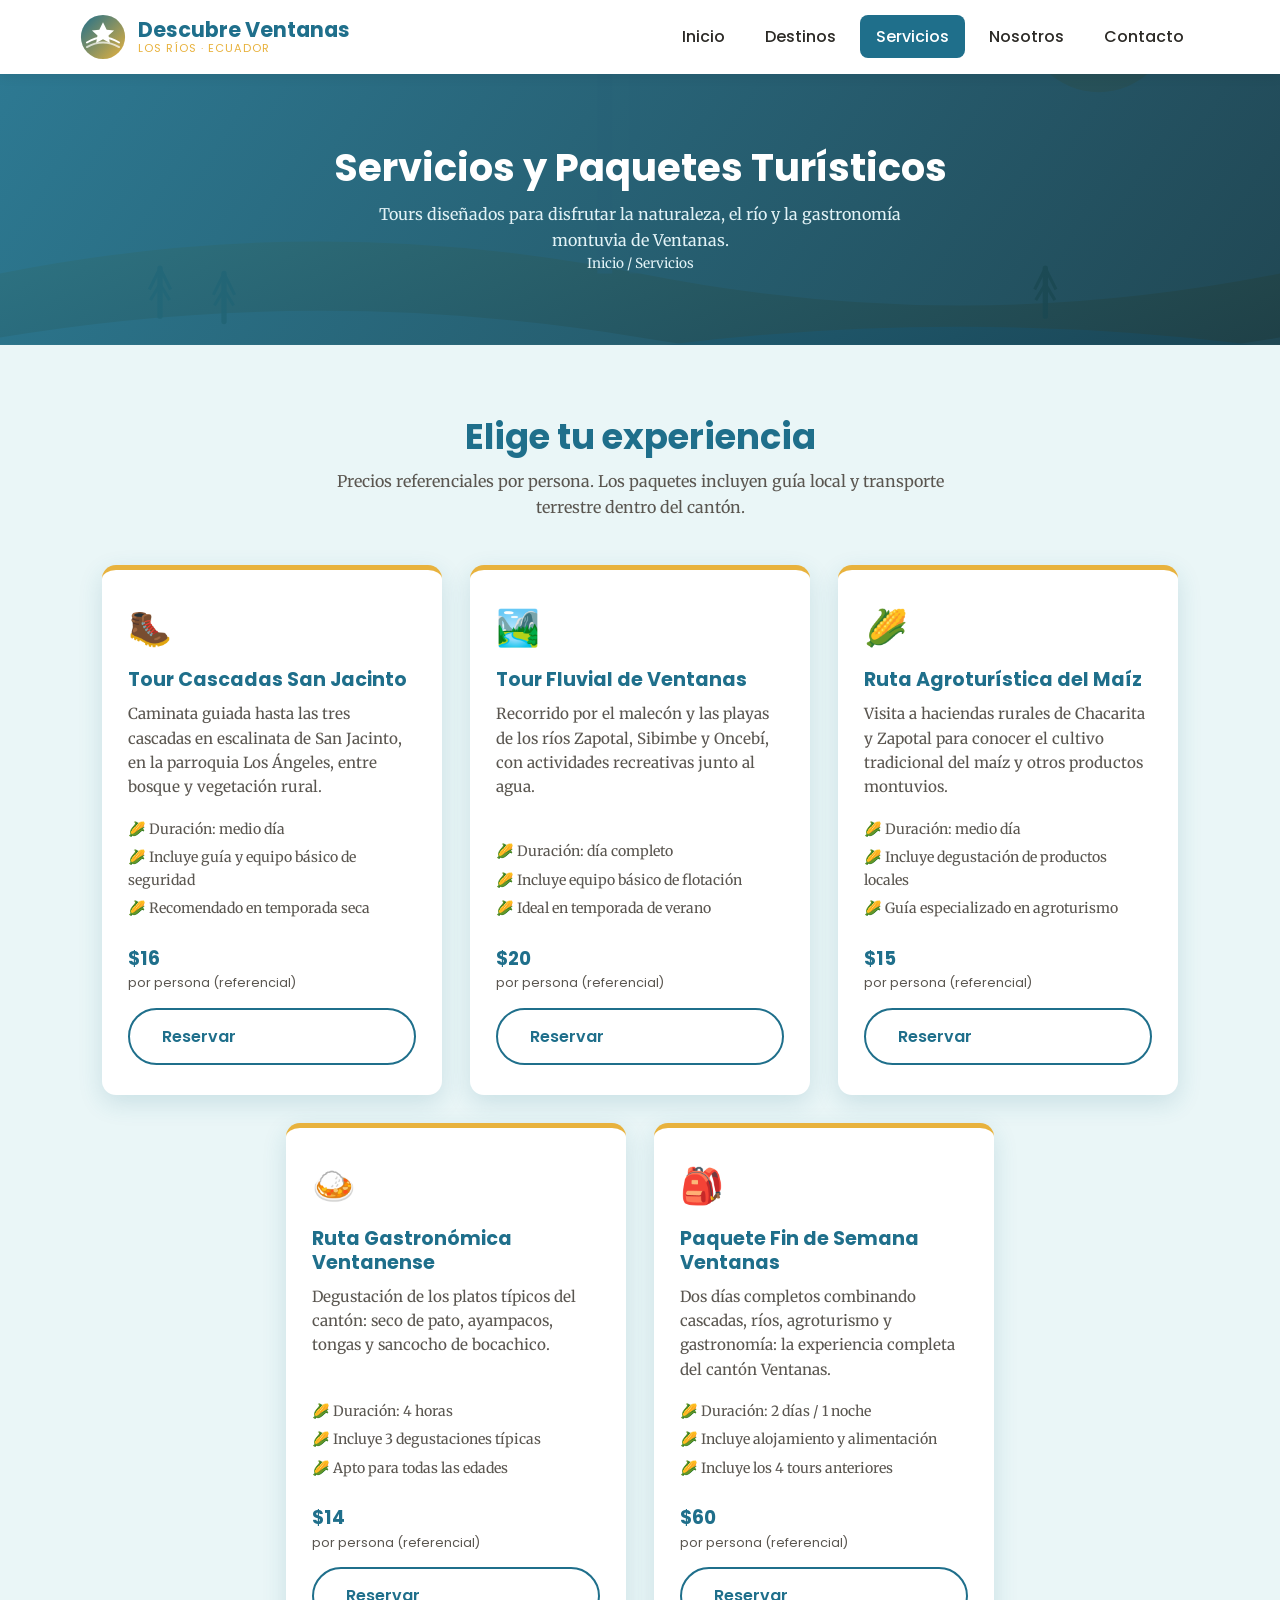
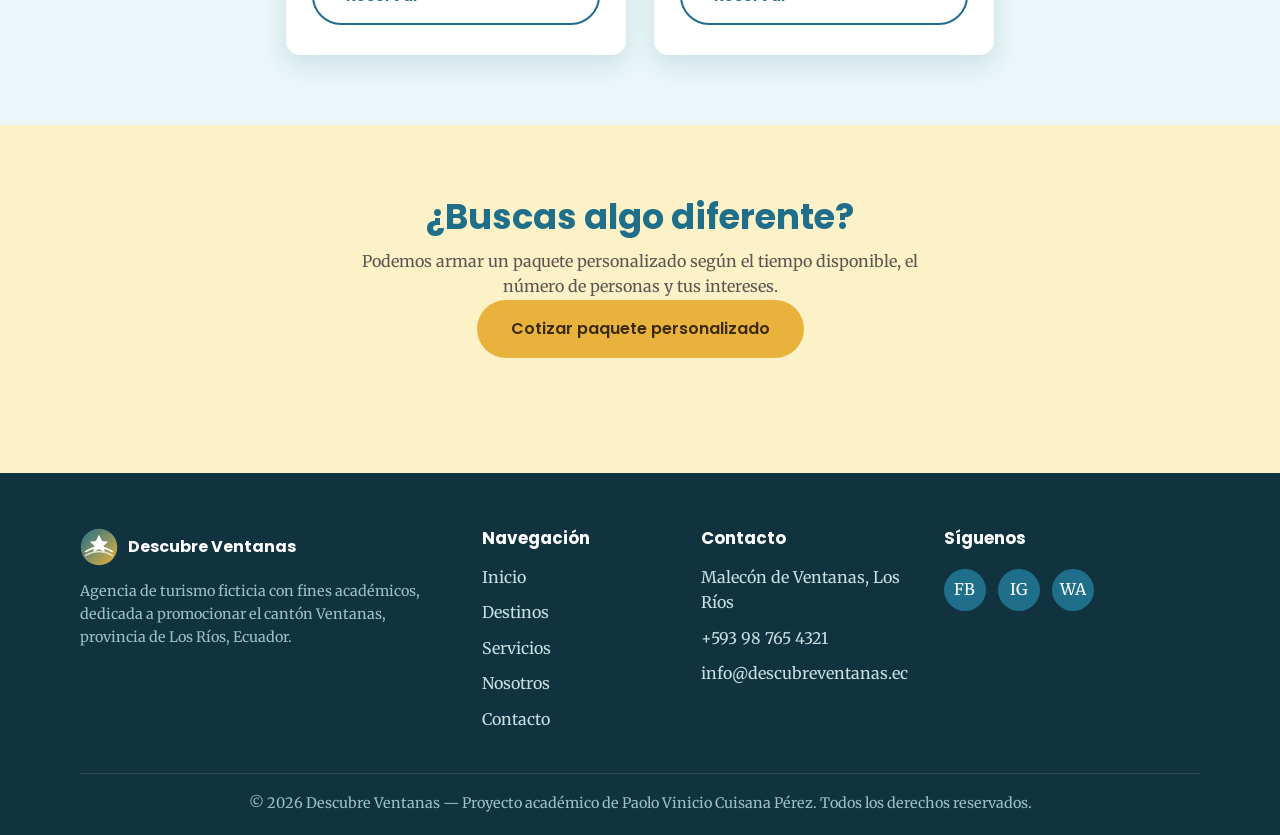
<file: servicios.html>
<!DOCTYPE html>
<html lang="es">
<head>
  <meta charset="UTF-8">
  <meta name="viewport" content="width=device-width, initial-scale=1.0">
  <title>Servicios y Paquetes Turísticos | Descubre Ventanas</title>
  <meta name="description" content="Tours y paquetes turísticos en el cantón Ventanas: aventura en cascadas, tour fluvial, agroturismo del maíz y gastronomía montuvia.">
  <link rel="icon" type="image/svg+xml" href="images/logo.svg">
  <link rel="preconnect" href="https://fonts.googleapis.com">
  <link href="https://fonts.googleapis.com/css2?family=Merriweather:wght@300;400;700&family=Poppins:wght@400;500;600;700&display=swap" rel="stylesheet">
  <link rel="stylesheet" href="css/styles.css">
</head>
<body>

  <header class="encabezado">
    <nav class="barra-nav">
      <a href="index.html" class="marca">
        <img src="images/logo.svg" alt="Logotipo de Descubre Ventanas">
        <span class="nombre-agencia">Descubre Ventanas<span>Los Ríos · Ecuador</span></span>
      </a>
      <button class="boton-menu-movil" aria-label="Abrir menú" aria-expanded="false" id="botonMenu">&#9776;</button>
      <ul class="menu-principal" id="menuPrincipal">
        <li><a href="index.html">Inicio</a></li>
        <li><a href="destinos.html">Destinos</a></li>
        <li><a href="servicios.html" class="activo">Servicios</a></li>
        <li><a href="nosotros.html">Nosotros</a></li>
        <li><a href="contacto.html">Contacto</a></li>
      </ul>
    </nav>
  </header>

  <main>
    <section class="banner-interno">
      <h1>Servicios y Paquetes Turísticos</h1>
      <p>Tours diseñados para disfrutar la naturaleza, el río y la gastronomía montuvia de Ventanas.</p>
      <p class="migas">Inicio / Servicios</p>
    </section>

    <section>
      <div class="contenedor">
        <div class="seccion-titulo">
          <h2>Elige tu experiencia</h2>
          <p>Precios referenciales por persona. Los paquetes incluyen guía local y transporte terrestre dentro del cantón.</p>
        </div>

        <div class="grid-servicios">

          <article class="tarjeta-servicio">
            <div class="icono">🥾</div>
            <h3>Tour Cascadas San Jacinto</h3>
            <p>Caminata guiada hasta las tres cascadas en escalinata de San Jacinto, en la parroquia Los Ángeles, entre bosque y vegetación rural.</p>
            <ul>
              <li>Duración: medio día</li>
              <li>Incluye guía y equipo básico de seguridad</li>
              <li>Recomendado en temporada seca</li>
            </ul>
            <div class="precio">$16 <span>por persona (referencial)</span></div>
            <a href="contacto.html" class="btn btn-outline">Reservar</a>
          </article>

          <article class="tarjeta-servicio">
            <div class="icono">🏞️</div>
            <h3>Tour Fluvial de Ventanas</h3>
            <p>Recorrido por el malecón y las playas de los ríos Zapotal, Sibimbe y Oncebí, con actividades recreativas junto al agua.</p>
            <ul>
              <li>Duración: día completo</li>
              <li>Incluye equipo básico de flotación</li>
              <li>Ideal en temporada de verano</li>
            </ul>
            <div class="precio">$20 <span>por persona (referencial)</span></div>
            <a href="contacto.html" class="btn btn-outline">Reservar</a>
          </article>

          <article class="tarjeta-servicio">
            <div class="icono">🌽</div>
            <h3>Ruta Agroturística del Maíz</h3>
            <p>Visita a haciendas rurales de Chacarita y Zapotal para conocer el cultivo tradicional del maíz y otros productos montuvios.</p>
            <ul>
              <li>Duración: medio día</li>
              <li>Incluye degustación de productos locales</li>
              <li>Guía especializado en agroturismo</li>
            </ul>
            <div class="precio">$15 <span>por persona (referencial)</span></div>
            <a href="contacto.html" class="btn btn-outline">Reservar</a>
          </article>

          <article class="tarjeta-servicio">
            <div class="icono">🍛</div>
            <h3>Ruta Gastronómica Ventanense</h3>
            <p>Degustación de los platos típicos del cantón: seco de pato, ayampacos, tongas y sancocho de bocachico.</p>
            <ul>
              <li>Duración: 4 horas</li>
              <li>Incluye 3 degustaciones típicas</li>
              <li>Apto para todas las edades</li>
            </ul>
            <div class="precio">$14 <span>por persona (referencial)</span></div>
            <a href="contacto.html" class="btn btn-outline">Reservar</a>
          </article>

          <article class="tarjeta-servicio">
            <div class="icono">🎒</div>
            <h3>Paquete Fin de Semana Ventanas</h3>
            <p>Dos días completos combinando cascadas, ríos, agroturismo y gastronomía: la experiencia completa del cantón Ventanas.</p>
            <ul>
              <li>Duración: 2 días / 1 noche</li>
              <li>Incluye alojamiento y alimentación</li>
              <li>Incluye los 4 tours anteriores</li>
            </ul>
            <div class="precio">$60 <span>por persona (referencial)</span></div>
            <a href="contacto.html" class="btn btn-outline">Reservar</a>
          </article>

        </div>
      </div>
    </section>

    <section class="fondo-alterno">
      <div class="contenedor seccion-titulo">
        <h2>¿Buscas algo diferente?</h2>
        <p>Podemos armar un paquete personalizado según el tiempo disponible, el número de personas y tus intereses.</p>
        <a href="contacto.html" class="btn btn-primario">Cotizar paquete personalizado</a>
      </div>
    </section>
  </main>

  <footer class="pie-pagina">
    <div class="contenedor">
      <div class="pie-grid">
        <div>
          <div class="pie-marca">
            <img src="images/logo.svg" alt="Logotipo Descubre Ventanas">
            <span>Descubre Ventanas</span>
          </div>
          <p>Agencia de turismo ficticia con fines académicos, dedicada a promocionar el cantón Ventanas, provincia de Los Ríos, Ecuador.</p>
        </div>
        <div>
          <h4>Navegación</h4>
          <ul>
            <li><a href="index.html">Inicio</a></li>
            <li><a href="destinos.html">Destinos</a></li>
            <li><a href="servicios.html">Servicios</a></li>
            <li><a href="nosotros.html">Nosotros</a></li>
            <li><a href="contacto.html">Contacto</a></li>
          </ul>
        </div>
        <div>
          <h4>Contacto</h4>
          <ul>
            <li>Malecón de Ventanas, Los Ríos</li>
            <li>+593 98 765 4321</li>
            <li>info@descubreventanas.ec</li>
          </ul>
        </div>
        <div>
          <h4>Síguenos</h4>
          <div class="redes-sociales">
            <a href="#" aria-label="Facebook">FB</a>
            <a href="#" aria-label="Instagram">IG</a>
            <a href="#" aria-label="WhatsApp">WA</a>
          </div>
        </div>
      </div>
      <div class="pie-inferior">
        <p>&copy; 2026 Descubre Ventanas — Proyecto académico de Paolo Vinicio Cuisana Pérez. Todos los derechos reservados.</p>
      </div>
    </div>
  </footer>

  <script>
    const botonMenu = document.getElementById('botonMenu');
    const menuPrincipal = document.getElementById('menuPrincipal');
    botonMenu.addEventListener('click', () => {
      const abierto = menuPrincipal.classList.toggle('abierto');
      botonMenu.setAttribute('aria-expanded', abierto);
    });
  </script>
</body>
</html>
</file>
<file: css/styles.css>
/* ==========================================================================
   Descubre Ventanas — Hoja de estilos principal
   Agencia de turismo ficticia | Cantón Ventanas, Los Ríos, Ecuador
   ========================================================================== */

/* ---------- Variables globales ---------- */
:root {
  --rio: #1f6f8b;
  --rio-claro: #5fb8dd;
  --fondo-suave: #eaf6f7;
  --maiz: #e8b23d;
  --maiz-suave: #fdf1c7;
  --verde: #3f7d3a;
  --tierra: #8a5a2b;
  --texto: #2c2a26;
  --texto-suave: #5a5650;
  --blanco: #ffffff;
  --sombra: 0 8px 24px rgba(31, 111, 139, 0.16);
  --radio: 14px;
  --fuente-titulos: "Poppins", "Segoe UI", Arial, sans-serif;
  --fuente-texto: "Merriweather", Georgia, serif;
}

/* ---------- Reset básico y modelo de caja ---------- */
* {
  margin: 0;
  padding: 0;
  box-sizing: border-box;
}

html {
  scroll-behavior: smooth;
}

body {
  font-family: var(--fuente-texto);
  color: var(--texto);
  background-color: var(--fondo-suave);
  line-height: 1.6;
  overflow-x: hidden;
}

img {
  max-width: 100%;
  display: block;
}

a {
  text-decoration: none;
  color: inherit;
}

ul {
  list-style: none;
}

h1, h2, h3, h4 {
  font-family: var(--fuente-titulos);
  color: var(--rio);
  line-height: 1.25;
}

.contenedor {
  width: 100%;
  max-width: 1160px;
  margin: 0 auto;
  padding: 0 20px;
}

section {
  padding: 70px 0;
}

.seccion-titulo {
  text-align: center;
  margin-bottom: 45px;
}

.seccion-titulo h2 {
  font-size: 2.2rem;
  margin-bottom: 10px;
}

.seccion-titulo p {
  color: var(--texto-suave);
  max-width: 620px;
  margin: 0 auto;
}

.fondo-alterno {
  background-color: var(--maiz-suave);
}

/* ---------- Botones ---------- */
.btn {
  display: inline-block;
  padding: 14px 32px;
  border-radius: 50px;
  font-family: var(--fuente-titulos);
  font-weight: 600;
  border: 2px solid transparent;
  cursor: pointer;
  transition: transform 0.25s ease, box-shadow 0.25s ease, background-color 0.25s ease;
}

.btn-primario {
  background-color: var(--maiz);
  color: #3a2a05;
}

.btn-primario:hover,
.btn-primario:focus {
  background-color: #c8912a;
  transform: translateY(-3px);
  box-shadow: var(--sombra);
}

.btn-secundario {
  background-color: transparent;
  border-color: var(--blanco);
  color: var(--blanco);
}

.btn-secundario:hover,
.btn-secundario:focus {
  background-color: var(--blanco);
  color: var(--rio);
  transform: translateY(-3px);
}

.btn-outline {
  background-color: transparent;
  border-color: var(--rio);
  color: var(--rio);
}

.btn-outline:hover,
.btn-outline:focus {
  background-color: var(--rio);
  color: var(--blanco);
}

/* ---------- Encabezado / Menú principal ---------- */
.encabezado {
  position: sticky;
  top: 0;
  z-index: 100;
  background-color: rgba(255, 255, 255, 0.97);
  box-shadow: 0 2px 12px rgba(0, 0, 0, 0.08);
}

.barra-nav {
  display: flex;
  align-items: center;
  justify-content: space-between;
  padding: 14px 20px;
  max-width: 1160px;
  margin: 0 auto;
}

.marca {
  display: flex;
  align-items: center;
  gap: 12px;
}

.marca img {
  width: 46px;
  height: 46px;
}

.marca .nombre-agencia {
  font-family: var(--fuente-titulos);
  font-weight: 700;
  font-size: 1.3rem;
  color: var(--rio);
  line-height: 1.1;
}

.marca .nombre-agencia span {
  display: block;
  font-size: 0.7rem;
  font-weight: 400;
  color: var(--maiz);
  letter-spacing: 1px;
  text-transform: uppercase;
}

.menu-principal {
  display: flex;
  gap: 8px;
}

.menu-principal a {
  padding: 10px 16px;
  border-radius: 8px;
  font-family: var(--fuente-titulos);
  font-weight: 500;
  color: var(--texto);
  transition: background-color 0.2s ease, color 0.2s ease;
}

.menu-principal a:hover,
.menu-principal a:focus {
  background-color: var(--fondo-suave);
  color: var(--rio);
}

.menu-principal a.activo {
  background-color: var(--rio);
  color: var(--blanco);
}

.boton-menu-movil {
  display: none;
  background: none;
  border: none;
  font-size: 1.6rem;
  color: var(--rio);
  cursor: pointer;
}

/* ---------- Hero ---------- */
.hero {
  position: relative;
  min-height: 88vh;
  display: flex;
  align-items: center;
  color: var(--blanco);
  overflow: hidden;
}

.hero-fondo {
  position: absolute;
  inset: 0;
  width: 100%;
  height: 100%;
  object-fit: cover;
  z-index: -2;
}

.hero::after {
  content: "";
  position: absolute;
  inset: 0;
  background: linear-gradient(180deg, rgba(15, 45, 60, 0.35), rgba(15, 45, 60, 0.78));
  z-index: -1;
}

.hero-contenido {
  max-width: 680px;
  padding: 0 20px;
  margin: 0 auto;
  text-align: center;
}

.hero-contenido .eslogan {
  font-family: var(--fuente-titulos);
  text-transform: uppercase;
  letter-spacing: 3px;
  color: var(--maiz-suave);
  font-size: 0.95rem;
  margin-bottom: 14px;
}

.hero-contenido h1 {
  color: var(--blanco);
  font-size: 3rem;
  margin-bottom: 18px;
}

.hero-contenido p {
  font-family: var(--fuente-texto);
  font-size: 1.1rem;
  margin-bottom: 30px;
}

.hero-botones {
  display: flex;
  gap: 16px;
  justify-content: center;
  flex-wrap: wrap;
}

/* ---------- Franja de destacados (página inicio) ---------- */
.destacados {
  display: grid;
  grid-template-columns: repeat(3, 1fr);
  gap: 26px;
}

.destacado-card {
  background-color: var(--blanco);
  border: 1px solid #dcebee;
  border-radius: var(--radio);
  padding: 30px 24px;
  text-align: center;
  box-shadow: var(--sombra);
  transition: transform 0.25s ease;
}

.destacado-card:hover {
  transform: translateY(-6px);
}

.destacado-card .icono {
  font-size: 2.4rem;
  margin-bottom: 14px;
}

.destacado-card h3 {
  margin-bottom: 10px;
  font-size: 1.15rem;
}

.destacado-card p {
  color: var(--texto-suave);
  font-size: 0.95rem;
}

/* ---------- Llamado a la acción ---------- */
.cta {
  background: linear-gradient(120deg, var(--rio), #123a49);
  color: var(--blanco);
  text-align: center;
  padding: 70px 20px;
}

.cta h2 {
  color: var(--blanco);
  margin-bottom: 14px;
}

.cta p {
  max-width: 560px;
  margin: 0 auto 26px;
  color: #dcf0f6;
}

/* ---------- Tarjetas de atractivos (Grid) ---------- */
.grid-atractivos {
  display: grid;
  grid-template-columns: repeat(3, 1fr);
  gap: 30px;
}

.tarjeta-atractivo {
  background-color: var(--blanco);
  border-radius: var(--radio);
  overflow: hidden;
  box-shadow: var(--sombra);
  display: flex;
  flex-direction: column;
  transition: transform 0.25s ease, box-shadow 0.25s ease;
}

.tarjeta-atractivo:hover {
  transform: translateY(-8px);
  box-shadow: 0 14px 30px rgba(31, 111, 139, 0.22);
}

.tarjeta-atractivo img {
  width: 100%;
  height: 190px;
  object-fit: cover;
  border-bottom: 4px solid var(--maiz);
}

.tarjeta-atractivo .contenido {
  padding: 20px 22px 26px;
  display: flex;
  flex-direction: column;
  flex-grow: 1;
}

.tarjeta-atractivo h3 {
  font-size: 1.2rem;
  margin-bottom: 8px;
}

.tarjeta-atractivo p {
  color: var(--texto-suave);
  font-size: 0.95rem;
  margin-bottom: 10px;
}

.tarjeta-atractivo .meta {
  margin-top: auto;
  display: flex;
  flex-direction: column;
  gap: 6px;
  font-size: 0.85rem;
  color: var(--rio);
  border-top: 1px dashed #d3e6ea;
  padding-top: 12px;
}

.tarjeta-atractivo .meta strong {
  color: var(--tierra);
}

/* ---------- Servicios y paquetes (Flexbox) ---------- */
.grid-servicios {
  display: flex;
  flex-wrap: wrap;
  gap: 28px;
  justify-content: center;
}

.tarjeta-servicio {
  background-color: var(--blanco);
  border-radius: var(--radio);
  box-shadow: var(--sombra);
  flex: 1 1 260px;
  max-width: 340px;
  padding: 30px 26px;
  display: flex;
  flex-direction: column;
  border-top: 5px solid var(--maiz);
  transition: transform 0.25s ease;
}

.tarjeta-servicio:hover {
  transform: translateY(-6px);
}

.tarjeta-servicio .icono {
  font-size: 2.2rem;
  margin-bottom: 12px;
}

.tarjeta-servicio h3 {
  margin-bottom: 10px;
  font-size: 1.2rem;
}

.tarjeta-servicio p {
  color: var(--texto-suave);
  font-size: 0.95rem;
  margin-bottom: 18px;
  flex-grow: 1;
}

.tarjeta-servicio .precio {
  font-family: var(--fuente-titulos);
  font-weight: 700;
  color: var(--rio);
  font-size: 1.15rem;
  margin-bottom: 14px;
}

.tarjeta-servicio .precio span {
  font-size: 0.8rem;
  font-weight: 400;
  color: var(--texto-suave);
  display: block;
}

.tarjeta-servicio ul {
  margin: 0 0 18px;
  font-size: 0.88rem;
  color: var(--texto-suave);
}

.tarjeta-servicio ul li::before {
  content: "🌽 ";
}

.tarjeta-servicio ul li {
  margin-bottom: 6px;
}

/* ---------- Página Nosotros ---------- */
.dos-columnas {
  display: grid;
  grid-template-columns: 1fr 1fr;
  gap: 50px;
  align-items: center;
}

.dos-columnas img {
  border-radius: var(--radio);
  box-shadow: var(--sombra);
}

.valores-lista {
  display: grid;
  grid-template-columns: repeat(4, 1fr);
  gap: 22px;
  margin-top: 20px;
}

.valor-item {
  background-color: var(--blanco);
  border-radius: var(--radio);
  padding: 26px 18px;
  text-align: center;
  box-shadow: var(--sombra);
  border-bottom: 4px solid var(--rio-claro);
}

.valor-item .icono {
  font-size: 2rem;
  margin-bottom: 10px;
}

.linea-tiempo {
  border-left: 3px solid var(--maiz);
  padding-left: 26px;
  margin-top: 10px;
}

.linea-tiempo .hito {
  margin-bottom: 22px;
  position: relative;
}

.linea-tiempo .hito::before {
  content: "";
  position: absolute;
  left: -32px;
  top: 4px;
  width: 14px;
  height: 14px;
  background-color: var(--maiz);
  border-radius: 50%;
  border: 3px solid var(--blanco);
  box-shadow: 0 0 0 2px var(--maiz);
}

.linea-tiempo .hito strong {
  color: var(--rio);
  display: block;
  font-family: var(--fuente-titulos);
}

/* ---------- Formulario de contacto ---------- */
.contacto-envoltura {
  display: grid;
  grid-template-columns: 1fr 1fr;
  gap: 50px;
}

.info-contacto .item {
  display: flex;
  gap: 14px;
  margin-bottom: 22px;
  align-items: flex-start;
}

.info-contacto .icono {
  font-size: 1.5rem;
  background-color: var(--fondo-suave);
  padding: 10px;
  border-radius: 10px;
}

.info-contacto h3 {
  font-size: 1rem;
  margin-bottom: 4px;
}

.info-contacto p {
  color: var(--texto-suave);
  font-size: 0.92rem;
}

.redes-sociales {
  display: flex;
  gap: 12px;
  margin-top: 20px;
}

.redes-sociales a {
  background-color: var(--rio);
  color: var(--blanco);
  width: 42px;
  height: 42px;
  border-radius: 50%;
  display: flex;
  align-items: center;
  justify-content: center;
  transition: background-color 0.2s ease, transform 0.2s ease;
}

.redes-sociales a:hover,
.redes-sociales a:focus {
  background-color: var(--maiz);
  transform: scale(1.08);
}

.formulario {
  background-color: var(--blanco);
  border-radius: var(--radio);
  box-shadow: var(--sombra);
  padding: 34px;
}

.campo {
  margin-bottom: 20px;
}

.campo label {
  display: block;
  font-family: var(--fuente-titulos);
  font-weight: 600;
  font-size: 0.92rem;
  margin-bottom: 7px;
  color: var(--rio);
}

.campo .requerido {
  color: #b5462f;
}

.campo input,
.campo select,
.campo textarea {
  width: 100%;
  padding: 12px 14px;
  border: 2px solid #d3e5ea;
  border-radius: 10px;
  font-family: var(--fuente-texto);
  font-size: 0.95rem;
  background-color: #fbfdfd;
  transition: border-color 0.2s ease, box-shadow 0.2s ease;
}

.campo input:focus,
.campo select:focus,
.campo textarea:focus {
  outline: none;
  border-color: var(--rio);
  box-shadow: 0 0 0 3px rgba(31, 111, 139, 0.15);
  background-color: var(--blanco);
}

.campo textarea {
  resize: vertical;
  min-height: 110px;
}

.fila-doble {
  display: grid;
  grid-template-columns: 1fr 1fr;
  gap: 18px;
}

.formulario .btn {
  width: 100%;
  text-align: center;
}

.nota-formulario {
  font-size: 0.82rem;
  color: var(--texto-suave);
  margin-top: 14px;
  text-align: center;
}

.mapa-envoltura {
  margin-top: 60px;
  border-radius: var(--radio);
  overflow: hidden;
  box-shadow: var(--sombra);
}

.mapa-envoltura iframe {
  width: 100%;
  height: 380px;
  border: 0;
  display: block;
}

/* ---------- Pie de página ---------- */
.pie-pagina {
  background-color: #10333f;
  color: #c9dfe3;
  padding: 55px 0 20px;
}

.pie-grid {
  display: grid;
  grid-template-columns: 2fr 1fr 1fr 1.4fr;
  gap: 36px;
  margin-bottom: 30px;
}

.pie-pagina h4 {
  color: var(--blanco);
  margin-bottom: 16px;
  font-size: 1.05rem;
}

.pie-marca {
  display: flex;
  align-items: center;
  gap: 10px;
  margin-bottom: 14px;
}

.pie-marca img {
  width: 38px;
  height: 38px;
}

.pie-marca span {
  font-family: var(--fuente-titulos);
  font-weight: 700;
  color: var(--blanco);
}

.pie-pagina p {
  font-size: 0.9rem;
  color: #9cc0c7;
}

.pie-pagina ul li {
  margin-bottom: 10px;
}

.pie-pagina ul li a:hover,
.pie-pagina ul li a:focus {
  color: var(--maiz);
}

.pie-inferior {
  border-top: 1px solid rgba(255, 255, 255, 0.12);
  padding-top: 18px;
  text-align: center;
  font-size: 0.82rem;
  color: #7fa3aa;
}

/* ---------- Banner interno para páginas secundarias ---------- */
.banner-interno {
  background: linear-gradient(120deg, rgba(31,111,139,0.92), rgba(18,58,73,0.92)), url("../images/hero.svg");
  background-size: cover;
  background-position: center;
  color: var(--blanco);
  padding: 70px 20px;
  text-align: center;
}

.banner-interno h1 {
  color: var(--blanco);
  font-size: 2.4rem;
  margin-bottom: 10px;
}

.banner-interno p {
  color: #e2f2f6;
  max-width: 560px;
  margin: 0 auto;
}

.migas {
  font-size: 0.85rem;
  margin-top: 14px;
  color: var(--maiz-suave);
}

/* ---------- Utilidades ---------- */
.centrado {
  text-align: center;
}

.mt-grande {
  margin-top: 50px;
}

/* ==========================================================================
   Diseño responsive
   ========================================================================== */

@media (max-width: 1024px) {
  .destacados,
  .grid-atractivos {
    grid-template-columns: repeat(2, 1fr);
  }

  .pie-grid {
    grid-template-columns: 1fr 1fr;
  }

  .valores-lista {
    grid-template-columns: repeat(2, 1fr);
  }
}

@media (max-width: 768px) {
  .menu-principal {
    position: absolute;
    top: 100%;
    left: 0;
    right: 0;
    background-color: var(--blanco);
    flex-direction: column;
    padding: 10px 20px 20px;
    box-shadow: 0 10px 20px rgba(0, 0, 0, 0.1);
    display: none;
  }

  .menu-principal.abierto {
    display: flex;
  }

  .boton-menu-movil {
    display: block;
  }

  .hero-contenido h1 {
    font-size: 2.1rem;
  }

  .destacados,
  .grid-atractivos {
    grid-template-columns: 1fr;
  }

  .dos-columnas,
  .contacto-envoltura {
    grid-template-columns: 1fr;
  }

  .dos-columnas .imagen {
    order: -1;
  }

  .fila-doble {
    grid-template-columns: 1fr;
  }

  .pie-grid {
    grid-template-columns: 1fr;
    text-align: center;
  }

  .pie-marca,
  .redes-sociales {
    justify-content: center;
  }

  .valores-lista {
    grid-template-columns: 1fr;
  }

  section {
    padding: 50px 0;
  }
}

@media (max-width: 480px) {
  .hero-contenido h1 {
    font-size: 1.7rem;
  }

  .hero-botones {
    flex-direction: column;
  }

  .btn {
    width: 100%;
    text-align: center;
  }

  .marca .nombre-agencia {
    font-size: 1.05rem;
  }
}
</file>
